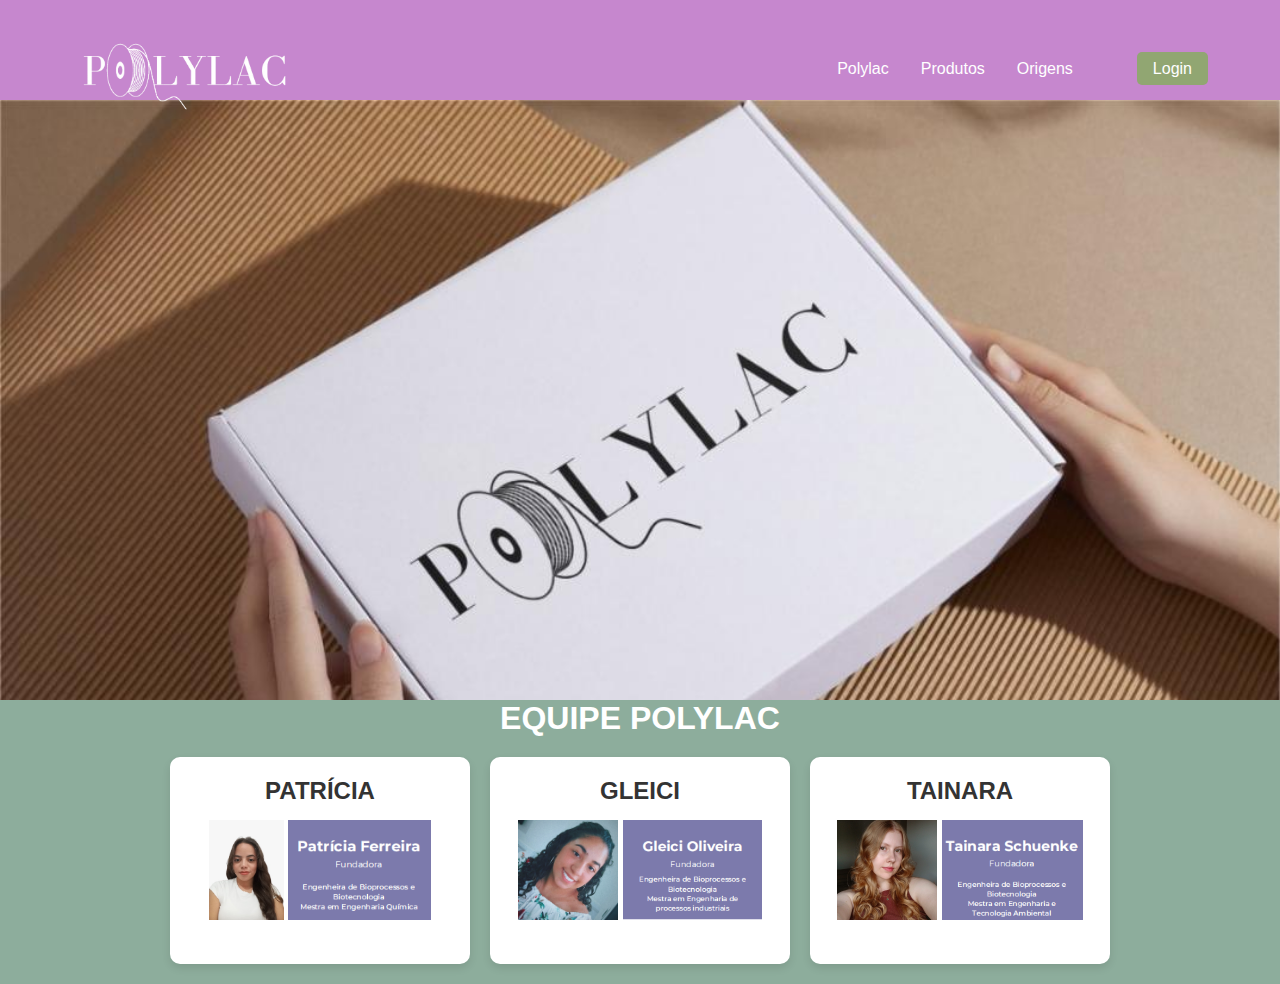
<file: Pati/index.html>
<!DOCTYPE html>
<html lang="pt-br">
<head>
    <meta charset="UTF-8">
    <meta name="viewport" content="width=device-width, initial-scale=1.0">
    <link rel="stylesheet" href="style.css">
    <title>POLYLAC</title>
</head>


<body>
    <header>
        <nav>
            <a href="#" class="logo"><img src="poly1.png" alt="Logo" srcset=""></a>
            
            <div class="menu-toggle">
                <span></span>
                <span></span>
                <span></span>
            </div>
            
            <ul class="nav-links">
                <li><a href="sobre.html ">Polylac</a></li>
                <li><a href="produto.html">Produtos</a></li>
                <li><a href="origens.html">Origens</a></li>
                <li><a href="login.html" class="login-btn">Login</a></li>
            </ul>
        </nav>
    </header>
<main>


</main>

<script>
    // Menu responsivo
    const menuToggle = document.querySelector('.menu-toggle');
    const navLinks = document.querySelector('.nav-links');

    menuToggle.addEventListener('click', () => {
        navLinks.classList.toggle('active');
        
        // Animação do menu hamburguer
        menuToggle.classList.toggle('active');
    });
</script>
    
</body>
<footer>
    <h1>EQUIPE POLYLAC</h1>
<div class="container">
        <div class="card">
            <h2>PATRÍCIA</h2>
            <img src="pati.jpg" alt="" srcset="">
            <img src="pati11.png" alt="" srcset="">
            <!--<button class="btn">Saiba mais</button> -->
        </div>
        <div class="card">
            <h2>GLEICI</h2>
            <img src="gleici.jpg" alt="" srcset="">
            <img src="gleici1.png" alt="" srcset="">
            <!--<button class="btn">Saiba mais</button> -->
        </div>
        <div class="card">
            <h2>TAINARA</h2>
            <img src="taina.jpg" alt="" srcset="">
            <img src="tainara1.png" alt="" srcset="">
            <!--<button class="btn">Saiba mais</button> -->
        </div>
    </div>

</footer>
</html>
</file>
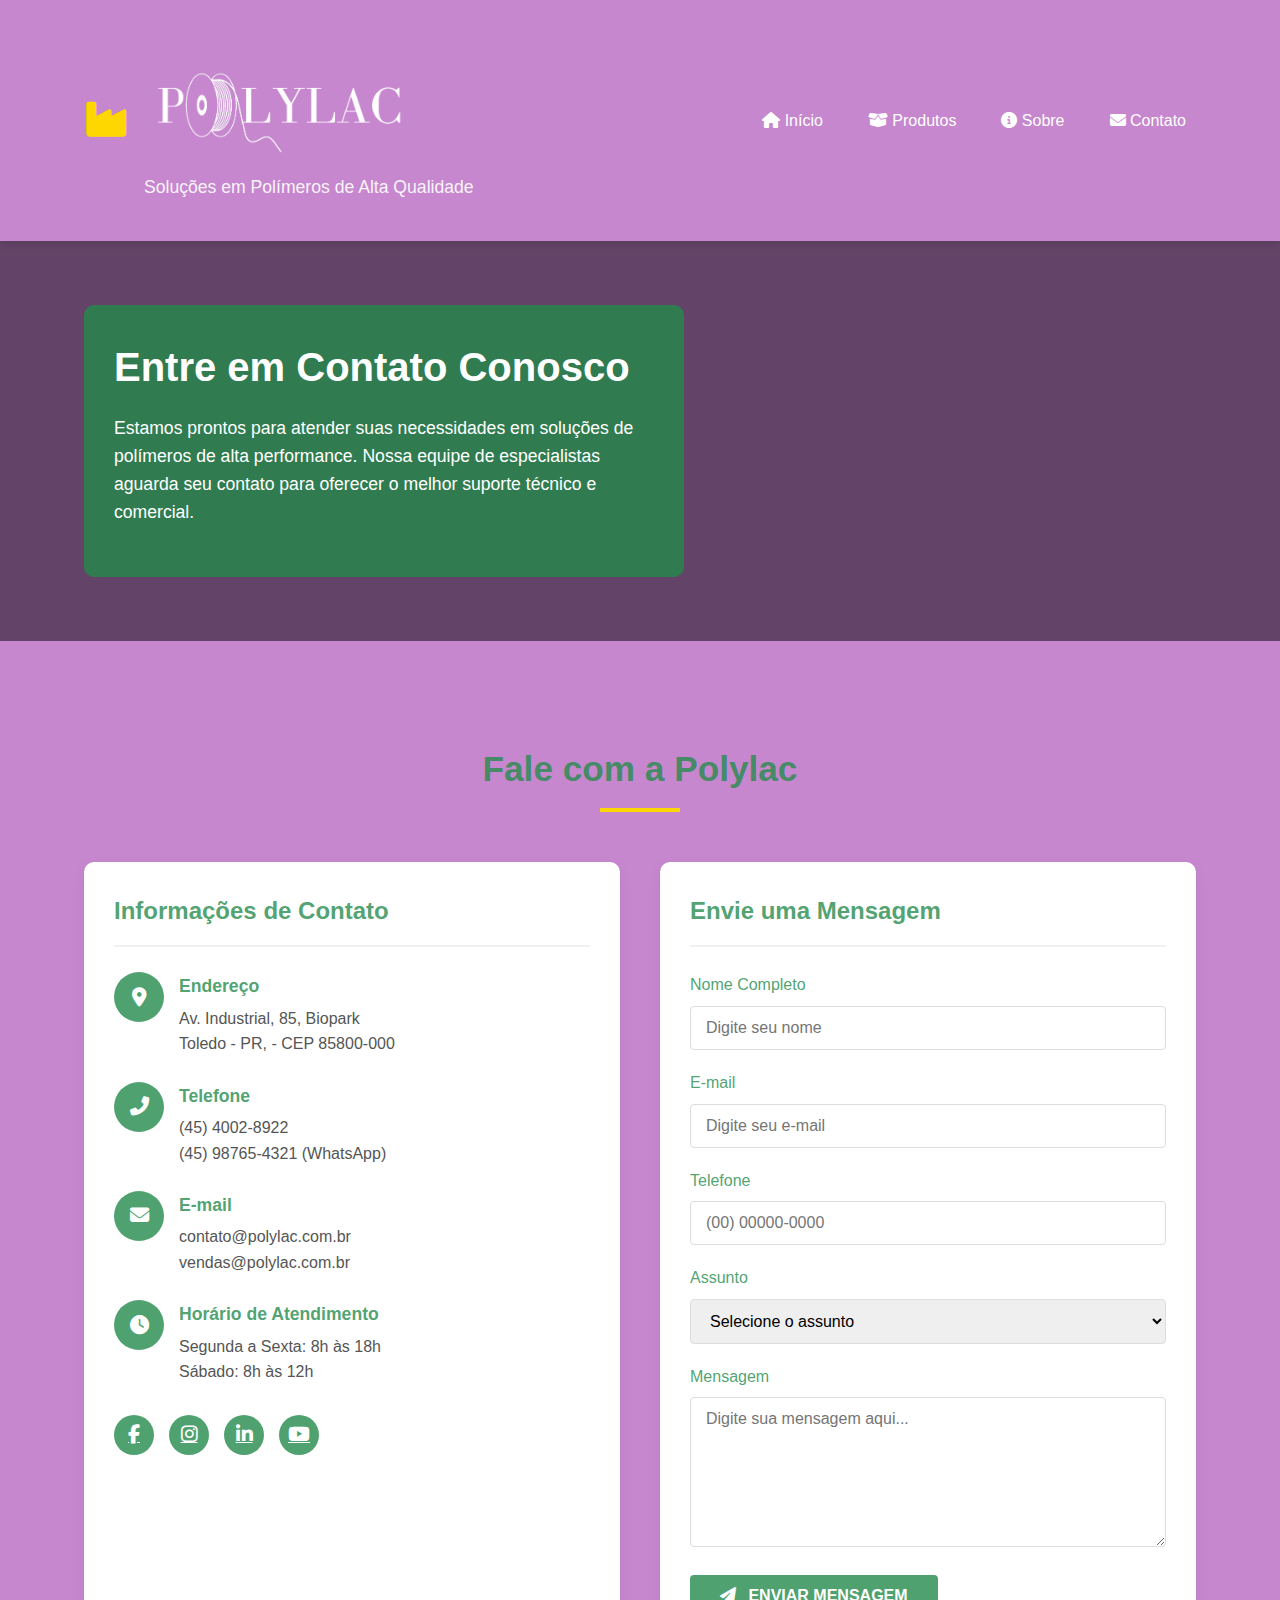
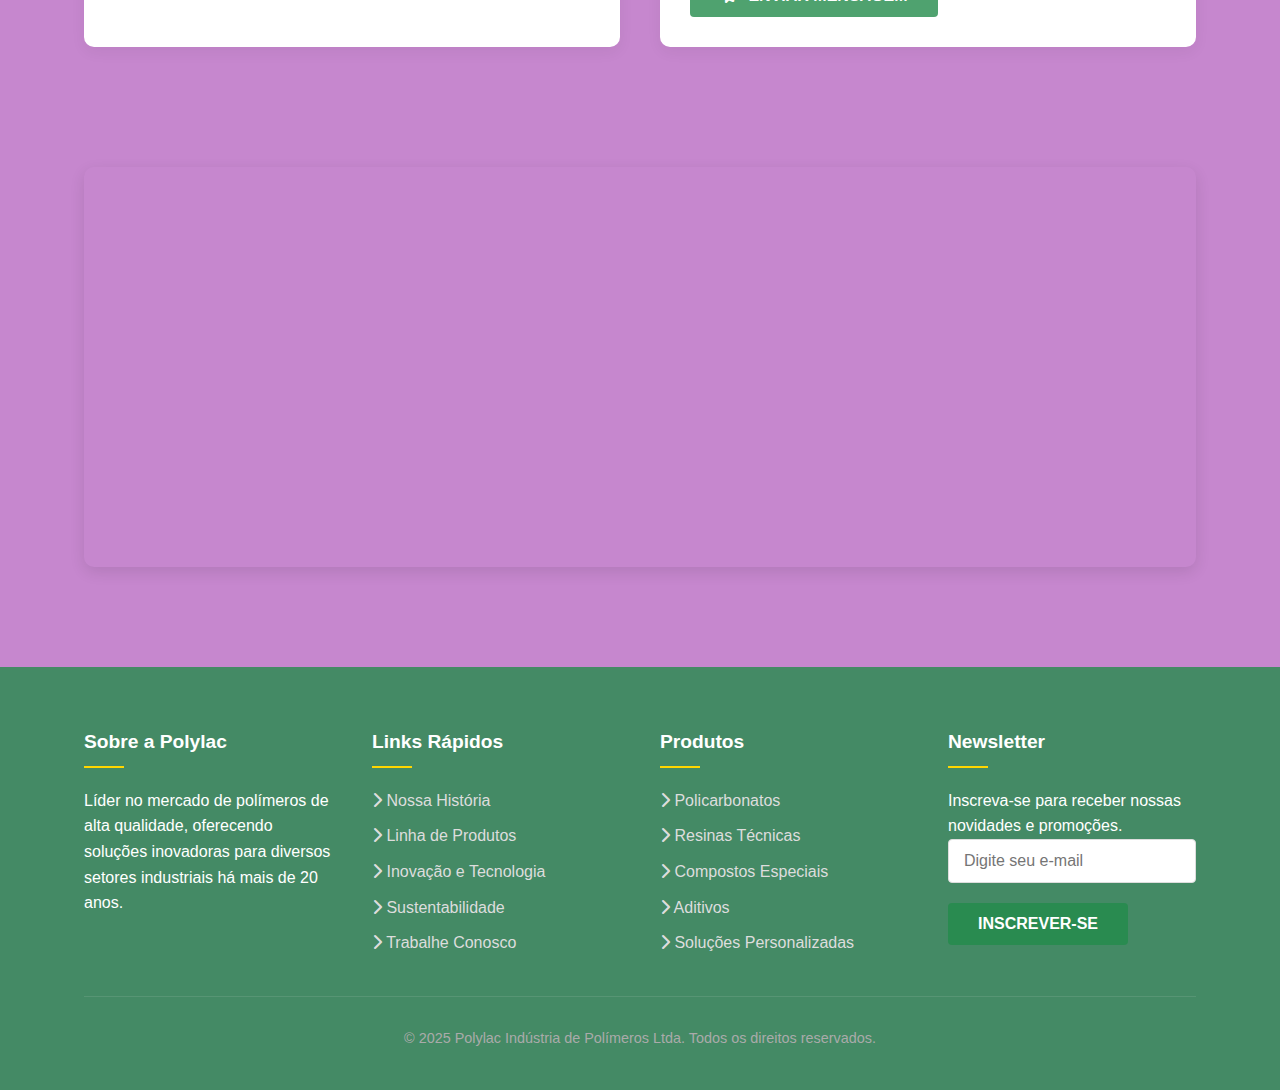
<file: Pati/contato.html>
<!DOCTYPE html>
<html lang="pt-BR">
<head>
    <meta charset="UTF-8">
    <meta name="viewport" content="width=device-width, initial-scale=1.0">
    <title>Contato - Polylac</title>
    <link rel="stylesheet" href="https://cdnjs.cloudflare.com/ajax/libs/font-awesome/6.4.0/css/all.min.css">
    <style>
        /* Reset e estilos gerais */
        * {
            margin: 0;
            padding: 0;
            box-sizing: border-box;
            font-family: 'Segoe UI', Tahoma, Geneva, Verdana, sans-serif;
        }
        
        body {
            background-color: #c687ce;
            
            color: #333;
            line-height: 1.6;
        }
        
        .container {
            width: 90%;
            max-width: 1200px;
            margin: 0 auto;
            padding: 20px;
        }
        
        /* Cabeçalho */
        header {
            background-color: #c687ce;
            color: white;
            padding: 20px 0;
            box-shadow: 0 2px 10px rgba(0,0,0,0.1);
        }
        
        .logo-container {
            display: flex;
            align-items: center;
            justify-content: space-between;
        }
        .logo-text img {
            height: 120px;
        }
        .logo {
            display: flex;
            align-items: center;

        }
        
        .logo-icon {
            font-size: 2.5rem;
            margin-right: 15px;
            color: #ffd700;
        }
        
        
        
        .tagline {
            font-size: 1.1rem;
            opacity: 0.9;
            margin-top: 5px;
        }
        
        nav ul {
            display: flex;
            list-style: none;
        }
        
        nav ul li {
            margin-left: 25px;
        }
        
        nav ul li a {
            color: white;
            text-decoration: none;
            font-weight: 500;
            transition: all 0.3s ease;
            padding: 5px 10px;
            border-radius: 4px;
        }
        
        nav ul li a:hover {
            background-color: rgba(255, 255, 255, 0.1);
        }
        
        /* Seção Hero */
        .hero {
            background: url('https://images.unsplash.com/photo-1581091226033-d5c48150dbaa?ixlib=rb-4.0.3&ixid=M3wxMjA3fDB8MHxwaG90by1wYWdlfHx8fGVufDB8fHx8fA%3D%3D&auto=format&fit=crop&w=1200&q=80') no-repeat center center/cover;
            height: 400px;
            display: flex;
            align-items: center;
            position: relative;
        }
        
        .hero::before {
            content: '';
            position: absolute;
            top: 0;
            left: 0;
            width: 100%;
            height: 100%;
            background: rgba(0, 0, 0, 0.5);
        }
        
        .hero-content {
            position: relative;
            color: white;
            max-width: 600px;
            padding: 30px;
            background: rgba(35, 139, 75, 0.8);
            border-radius: 10px;
        }
        
        .hero h1 {
            font-size: 2.5rem;
            margin-bottom: 15px;
        }
        
        .hero p {
            font-size: 1.1rem;
            margin-bottom: 20px;
        }
        
        /* Seção de Contato */
        .contact-section {
            padding: 80px 0;
        }
        
        .section-title {
            text-align: center;
            margin-bottom: 50px;
        }
        
        .section-title h2 {
            font-size: 2.2rem;
            color: rgba(35, 139, 75, 0.8);
            position: relative;
            display: inline-block;
            padding-bottom: 15px;
        }
        
        .section-title h2::after {
            content: '';
            position: absolute;
            bottom: 0;
            left: 50%;
            transform: translateX(-50%);
            width: 80px;
            height: 4px;
            background: #ffd700;
        }
        
        .contact-container {
            display: flex;
            flex-wrap: wrap;
            gap: 40px;
            justify-content: space-between;
        }
        
        .contact-info, .contact-form {
            flex: 1;
            min-width: 300px;
            background: white;
            padding: 30px;
            border-radius: 10px;
            box-shadow: 0 5px 15px rgba(0,0,0,0.05);
        }
        
        .contact-info h3, .contact-form h3 {
            color: rgba(35, 139, 75, 0.8);
            margin-bottom: 25px;
            font-size: 1.5rem;
            padding-bottom: 15px;
            border-bottom: 2px solid #f0f0f0;
        }
        
        .contact-item {
            display: flex;
            margin-bottom: 25px;
        }
        
        .contact-icon {
            width: 50px;
            height: 50px;
            background: rgba(35, 139, 75, 0.8);
            color: white;
            border-radius: 50%;
            display: flex;
            align-items: center;
            justify-content: center;
            font-size: 1.2rem;
            margin-right: 15px;
            flex-shrink: 0;
        }
        
        .contact-details h4 {
            font-size: 1.1rem;
            margin-bottom: 5px;
            color: rgba(35, 139, 75, 0.8);
        }
        
        .contact-details p, .contact-details a {
            color: #555;
            text-decoration: none;
            transition: all 0.3s ease;
        }
        
        .contact-details a:hover {
            color: #2a5a8c;
            text-decoration: underline;
        }
        
        .social-links {
            display: flex;
            gap: 15px;
            margin-top: 30px;
        }
        
        .social-links a {
            display: flex;
            align-items: center;
            justify-content: center;
            width: 40px;
            height: 40px;
            background: rgba(35, 139, 75, 0.8);
            color: white;
            border-radius: 50%;
            font-size: 1.2rem;
            transition: all 0.3s ease;
        }
        
        .social-links a:hover {
            background: #ffd700;
            transform: translateY(-3px);
        }
        
        .form-group {
            margin-bottom: 20px;
        }
        
        .form-group label {
            display: block;
            margin-bottom: 8px;
            font-weight: 500;
            color: rgba(35, 139, 75, 0.8);
        }
        
        .form-control {
            width: 100%;
            padding: 12px 15px;
            border: 1px solid #ddd;
            border-radius: 4px;
            font-size: 1rem;
            transition: all 0.3s ease;
        }
        
        .form-control:focus {
            border-color: rgba(35, 139, 75, 0.8);
            box-shadow: 0 0 0 3px rgba(42, 90, 140, 0.2);
            outline: none;
        }
        
        textarea.form-control {
            min-height: 150px;
            resize: vertical;
        }
        
        .btn {
            display: inline-block;
            background: rgba(35, 139, 75, 0.8);
            color: white;
            padding: 12px 30px;
            border: none;
            border-radius: 4px;
            cursor: pointer;
            font-size: 1rem;
            font-weight: 600;
            transition: all 0.3s ease;
            text-transform: uppercase;
        }
        
        .btn:hover {
            background: rgba(35, 139, 75, 0.8);
            transform: translateY(-2px);
            box-shadow: 0 5px 15px rgba(0,0,0,0.1);
        }
        
        .btn i {
            margin-right: 8px;
        }
        
        /* Mapa */
        .map-section {
            padding: 0 0 80px;
        }
        
        .map-container {
            height: 400px;
            border-radius: 10px;
            overflow: hidden;
            box-shadow: 0 5px 15px rgba(0,0,0,0.1);
        }
        
        .map-container iframe {
            width: 100%;
            height: 100%;
            border: none;
        }
        
        /* Rodapé */
        footer {
            background: rgba(35, 139, 75, 0.8);
            color: white;
            padding: 40px 0 20px;
        }
        
        .footer-content {
            display: flex;
            flex-wrap: wrap;
            justify-content: space-between;
            gap: 40px;
        }
        
        .footer-col {
            flex: 1;
            min-width: 200px;
        }
        
        .footer-col h4 {
            font-size: 1.2rem;
            margin-bottom: 20px;
            position: relative;
            padding-bottom: 10px;
        }
        
        .footer-col h4::after {
            content: '';
            position: absolute;
            bottom: 0;
            left: 0;
            width: 40px;
            height: 2px;
            background: #ffd700;
        }
        
        .footer-col ul {
            list-style: none;
        }
        
        .footer-col ul li {
            margin-bottom: 10px;
        }
        
        .footer-col ul li a {
            color: #ddd;
            text-decoration: none;
            transition: all 0.3s ease;
        }
        
        .footer-col ul li a:hover {
            color: #ffd700;
            padding-left: 5px;
        }
        
        .copyright {
            text-align: center;
            padding-top: 30px;
            margin-top: 30px;
            border-top: 1px solid rgba(255, 255, 255, 0.1);
            color: #aaa;
            font-size: 0.9rem;
        }
        
        /* Responsividade */
        @media (max-width: 768px) {
            .logo-container {
                flex-direction: column;
                text-align: center;
            }
            
            nav ul {
                margin-top: 20px;
                justify-content: center;
            }
            
            nav ul li {
                margin: 0 10px;
            }
            
            .hero-content {
                text-align: center;
            }
            
            .contact-container {
                flex-direction: column;
            }
            
            .footer-content {
                flex-direction: column;
            }
        }
    </style>
</head>
<body>
    <!-- Cabeçalho -->
    <header>
        <div class="container">
            <div class="logo-container">
                <div class="logo">
                    <div class="logo-icon">
                        <i class="fas fa-industry"></i>
                    </div>
                    <div>
                        <div class="logo-text"><img src="poly1.png" alt=""></div>
                        <div class="tagline">Soluções em Polímeros de Alta Qualidade</div>
                    </div>
                </div>
                <nav>
                    <ul>
                        <li><a href="index.html"><i class="fas fa-home"></i> Início</a></li>
                        <li><a href="produto.html"><i class="fas fa-box-open"></i> Produtos</a></li>
                        <li><a href="origens.html"><i class="fas fa-info-circle"></i> Sobre</a></li>
                        <li><a href="#"><i class="fas fa-envelope"></i> Contato</a></li>
                    </ul>
                </nav>
            </div>
        </div>
    </header>

    <!-- Hero Section -->
    <section class="hero">
        <div class="container">
            <div class="hero-content">
                <h1>Entre em Contato Conosco</h1>
                <p>Estamos prontos para atender suas necessidades em soluções de polímeros de alta performance. Nossa equipe de especialistas aguarda seu contato para oferecer o melhor suporte técnico e comercial.</p>
            </div>
        </div>
    </section>

    <!-- Seção de Contato -->
    <section class="contact-section">
        <div class="container">
            <div class="section-title">
                <h2>Fale com a Polylac</h2>
            </div>
            
            <div class="contact-container">
                <div class="contact-info">
                    <h3>Informações de Contato</h3>
                    
                    <div class="contact-item">
                        <div class="contact-icon">
                            <i class="fas fa-map-marker-alt"></i>
                        </div>
                        <div class="contact-details">
                            <h4>Endereço</h4>
                            <p>Av. Industrial, 85, Biopark<br>Toledo - PR, - CEP 85800-000</p>
                        </div>
                    </div>
                    
                    <div class="contact-item">
                        <div class="contact-icon">
                            <i class="fas fa-phone-alt"></i>
                        </div>
                        <div class="contact-details">
                            <h4>Telefone</h4>
                            <p><a href="tel:+551132045678">(45) 4002-8922</a></p>
                            <p><a href="tel:+5511987654321">(45) 98765-4321</a> (WhatsApp)</p>
                        </div>
                    </div>
                    
                    <div class="contact-item">
                        <div class="contact-icon">
                            <i class="fas fa-envelope"></i>
                        </div>
                        <div class="contact-details">
                            <h4>E-mail</h4>
                            <p><a href="mailto:contato@polylac.com.br">contato@polylac.com.br</a></p>
                            <p><a href="mailto:vendas@polylac.com.br">vendas@polylac.com.br</a></p>
                        </div>
                    </div>
                    
                    <div class="contact-item">
                        <div class="contact-icon">
                            <i class="fas fa-clock"></i>
                        </div>
                        <div class="contact-details">
                            <h4>Horário de Atendimento</h4>
                            <p>Segunda a Sexta: 8h às 18h</p>
                            <p>Sábado: 8h às 12h</p>
                        </div>
                    </div>
                    
                    <div class="social-links">
                        <a href="#"><i class="fab fa-facebook-f"></i></a>
                        <a href="#"><i class="fab fa-instagram"></i></a>
                        <a href="#"><i class="fab fa-linkedin-in"></i></a>
                        <a href="#"><i class="fab fa-youtube"></i></a>
                    </div>
                </div>
                
                <div class="contact-form">
                    <h3>Envie uma Mensagem</h3>
                    <form>
                        <div class="form-group">
                            <label for="name">Nome Completo</label>
                            <input type="text" id="name" class="form-control" placeholder="Digite seu nome" required>
                        </div>
                        
                        <div class="form-group">
                            <label for="email">E-mail</label>
                            <input type="email" id="email" class="form-control" placeholder="Digite seu e-mail" required>
                        </div>
                        
                        <div class="form-group">
                            <label for="phone">Telefone</label>
                            <input type="tel" id="phone" class="form-control" placeholder="(00) 00000-0000">
                        </div>
                        
                        <div class="form-group">
                            <label for="subject">Assunto</label>
                            <select id="subject" class="form-control" required>
                                <option value="" disabled selected>Selecione o assunto</option>
                                <option value="vendas">Informações de Produtos</option>
                                <option value="suporte">Suporte Técnico</option>
                                <option value="parcerias">Parcerias Comerciais</option>
                                <option value="reclamacoes">Reclamações</option>
                                <option value="outros">Outros Assuntos</option>
                            </select>
                        </div>
                        
                        <div class="form-group">
                            <label for="message">Mensagem</label>
                            <textarea id="message" class="form-control" placeholder="Digite sua mensagem aqui..." required></textarea>
                        </div>
                        
                        <button type="submit" class="btn"><i class="fas fa-paper-plane"></i> Enviar Mensagem</button>
                    </form>
                </div>
            </div>
        </div>
    </section>

    <!-- Mapa -->
    <section class="map-section">
        <div class="container">
            <div class="map-container">
                <iframe src="https://www.google.com/maps/embed?pb=!1m18!1m12!1m3!1d3657.097417742599!2d-46.65390548502202!3d-23.56516128468086!2m3!1f0!2f0!3f0!3m2!1i1024!2i768!4f13.1!3m3!1m2!1s0x94ce59c8da0aa315%3A0xd59f9431f2c9776a!2sAv.%20Paulista%2C%20S%C3%A3o%20Paulo%20-%20SP!5e0!3m2!1spt-BR!2sbr!4v1652475928791!5m2!1spt-BR!2sbr" allowfullscreen="" loading="lazy"></iframe>
            </div>
        </div>
    </section>

    <!-- Rodapé -->
    <footer>
        <div class="container">
            <div class="footer-content">
                <div class="footer-col">
                    <h4>Sobre a Polylac</h4>
                    <p>Líder no mercado de polímeros de alta qualidade, oferecendo soluções inovadoras para diversos setores industriais há mais de 20 anos.</p>
                </div>
                
                <div class="footer-col">
                    <h4>Links Rápidos</h4>
                    <ul>
                        <li><a href="#"><i class="fas fa-chevron-right"></i> Nossa História</a></li>
                        <li><a href="#"><i class="fas fa-chevron-right"></i> Linha de Produtos</a></li>
                        <li><a href="#"><i class="fas fa-chevron-right"></i> Inovação e Tecnologia</a></li>
                        <li><a href="#"><i class="fas fa-chevron-right"></i> Sustentabilidade</a></li>
                        <li><a href="#"><i class="fas fa-chevron-right"></i> Trabalhe Conosco</a></li>
                    </ul>
                </div>
                
                <div class="footer-col">
                    <h4>Produtos</h4>
                    <ul>
                        <li><a href="#"><i class="fas fa-chevron-right"></i> Policarbonatos</a></li>
                        <li><a href="#"><i class="fas fa-chevron-right"></i> Resinas Técnicas</a></li>
                        <li><a href="#"><i class="fas fa-chevron-right"></i> Compostos Especiais</a></li>
                        <li><a href="#"><i class="fas fa-chevron-right"></i> Aditivos</a></li>
                        <li><a href="#"><i class="fas fa-chevron-right"></i> Soluções Personalizadas</a></li>
                    </ul>
                </div>
                
                <div class="footer-col">
                    <h4>Newsletter</h4>
                    <p>Inscreva-se para receber nossas novidades e promoções.</p>
                    <form>
                        <div class="form-group">
                            <input type="email" class="form-control" placeholder="Digite seu e-mail" required>
                        </div>
                        <button type="submit" class="btn">Inscrever-se</button>
                    </form>
                </div>
            </div>
            
            <div class="copyright">
                &copy; 2025 Polylac Indústria de Polímeros Ltda. Todos os direitos reservados.
            </div>
        </div>
    </footer>
</body>
</html>
</file>
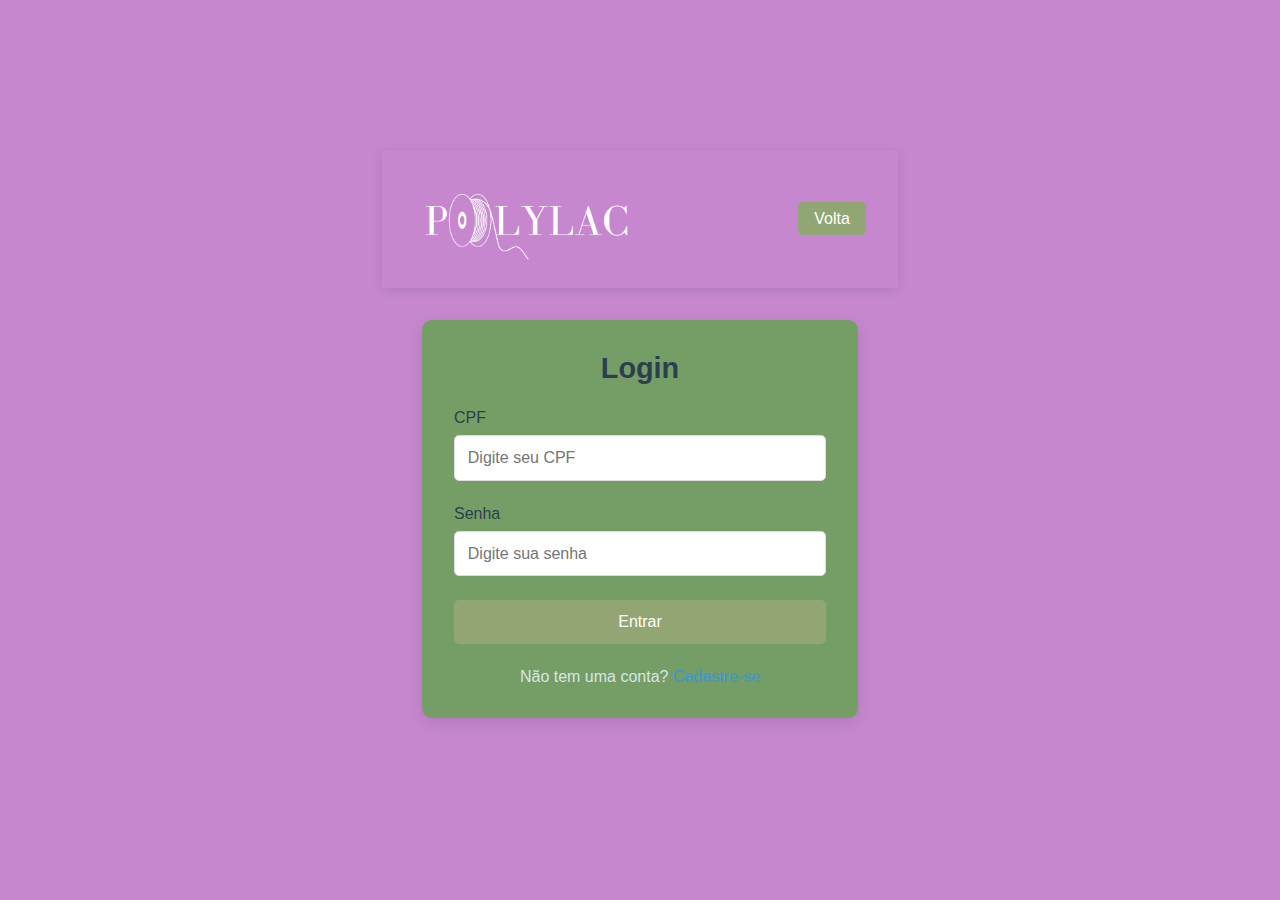
<file: Pati/login.html>
<!DOCTYPE html>
<html lang="pt-br">
<head>
    <meta charset="UTF-8">
    <meta name="viewport" content="width=device-width, initial-scale=1.0">
    <title>Login e Cadastro</title>
   
<style>
    * {
        margin: 0;
        padding: 0;
        box-sizing: border-box;
        font-family: 'Arial', sans-serif;
    }

    body {
        background-color: #c687ce;
        display: flex;
        flex-direction: column;
        justify-content: center;
        align-items: center;
        min-height: 100vh;
    }
        
header {
    background-color: #c687ce;
    box-shadow: 0 2px 10px rgba(0, 0, 0, 0.1);
}

nav {
    display: flex;
    justify-content: space-between;
    align-items: center;
    padding: 1rem 2rem;
    max-width: 1200px;
    margin: 0 auto;
}

.logo {
    color: white;
    font-size: 1.5rem;
    font-weight: bold;
    text-decoration: none;
    
}
img{
    height: 100px;
    
}

.nav-links {
    display: flex;
    list-style: none;
}

.nav-links li {
    margin-left: 2rem;
}

.nav-links a {
    color: white;
    text-decoration: none;
    font-size: 1rem;
    font-weight: 500;
    transition: color 0.3s ease;
    padding: 0.5 rem 0.5;
    position: relative;
}

.nav-links a:hover {
    color: #3498db;
}

.nav-links a::after {
    content: '';
    position: absolute;
    bottom: 0;
    left: 0;
    width: 0;
    height: 2px;
    background-color: #3498db;
    transition: width 0.3s ease;
}

.nav-links a:hover::after {
    width: 100%;
}

.login-btn {
    background-color: #91A672;
    color: white;
    padding: 0.5rem 1rem;
    border-radius: 5px;
    margin-left: 2rem;
    transition: background-color 0.3s ease;
}

.login-btn:hover {
    background-color: #2980b9;
    color: white;
}

.login-btn::after {
    display: none;
}

/* Menu responsivo */
.menu-toggle {
    display: none;
    flex-direction: column;
    cursor: pointer;
}

.menu-toggle span {
    height: 3px;
    width: 25px;
    background-color: white;
    margin: 3px 0;
    transition: all 0.3s ease;
}

@media (max-width: 768px) {
    .nav-links {
        position: fixed;
        top: 70px;
        left: -100%;
        width: 100%;
        height: calc(100vh - 70px);
        background-color: #2c3e50;
        flex-direction: column;
        align-items: center;
        padding: 2rem 0;
        transition: left 0.3s ease;
    }

    .nav-links.active {
        left: 0;
    }

    .nav-links li {
        margin: 1rem 0;
    }

    .menu-toggle {
        display: flex;
    }

    .login-btn {
        margin-left: 0;
    }
}



.container {
            width: 100%;
            max-width: 500px;
            padding: 2rem;
        }

        .card {
            background-color: #749e65;
            border-radius: 10px;
            box-shadow: 0 5px 15px rgba(0, 0, 0, 0.1);
            padding: 2rem;
        }

        h1 {
            color: #2c3e50;
            text-align: center;
            margin-bottom: 1.5rem;
            font-size: 1.8rem;
        }

        .form-group {
            margin-bottom: 1.5rem;
        }

        label {
            display: block;
            margin-bottom: 0.5rem;
            color: #2c3e50;
            font-weight: 500;
        }

        input {
            width: 100%;
            padding: 0.8rem;
            border: 1px solid #ddd;
            border-radius: 5px;
            font-size: 1rem;
            transition: border-color 0.3s ease;
        }

        input:focus {
            border-color: #3498db;
            outline: none;
        }

        .btn {
            width: 100%;
            padding: 0.8rem;
            background-color: #91A672;
            color: white;
            border: none;
            border-radius: 5px;
            font-size: 1rem;
            font-weight: 500;
            cursor: pointer;
            transition: background-color 0.3s ease;
        }

        .btn:hover {
            background-color: #726E8F;
        }

        .link {
            text-align: center;
            margin-top: 1.5rem;
            color: #d9e5e6;
        }

        .link a {
            color: #3498db;
            text-decoration: none;
            font-weight: 500;
        }

        .link a:hover {
            text-decoration: underline;
        }

        /* Página de cadastro (inicialmente escondida) */
        #cadastroPage {
            display: none;
        }

        /* Validação */
        .error {
            color: #e74c3c;
            font-size: 0.8rem;
            margin-top: 0.3rem;
            display: none;
        }

        input.invalid {
            border-color: #e74c3c;
        }
    </style>
</head>
<header>
    <nav>
        <a href="#" class="logo"><img src="poly1.png" alt="Logo" srcset=""></a>
        
        <div class="menu-toggle">
            <span></span>
            <span></span>
            <span></span>
        </div>
        
        <ul class="nav-links">
            <li><a href="sobre.html "></a></li>
            <li><a href="produto.html"></a></li>
            <li><a href="origens.html"></a></li>
            <li><a href="index.html" class="login-btn">Volta</a></li>
        </ul>
    </nav>
</header>
<body>  
    <div class="container">
        <!-- Página de Login -->
        <div id="loginPage" class="card">
            <h1>Login</h1>
            <form id="loginForm">
                <div class="form-group">
                    <label for="loginCpf">CPF</label>
                    <input type="text" id="loginCpf" placeholder="Digite seu CPF" required>
                    <div class="error" id="loginCpfError">CPF inválido</div>
                </div>
                <div class="form-group">
                    <label for="loginSenha">Senha</label>
                    <input type="password" id="loginSenha" placeholder="Digite sua senha" required>
                    <div class="error" id="loginSenhaError">Senha incorreta</div>
                </div>
                <button type="submit" class="btn">Entrar</button>
            </form>
            <div class="link">
                Não tem uma conta? <a href="#" id="showCadastro">Cadastre-se</a>
            </div>
        </div>

        <!-- Página de Cadastro -->
        <div id="cadastroPage" class="card">
            <h1>Cadastro</h1>
            <form id="cadastroForm">
                <div class="form-group">
                    <label for="nome">Nome Completo</label>
                    <input type="text" id="nome" placeholder="Digite seu nome completo" required>
                </div>
                <div class="form-group">
                    <label for="cpf">CPF</label>
                    <input type="text" id="cpf" placeholder="Digite seu CPF" required>
                    <div class="error" id="cpfError">CPF inválido</div>
                </div>
                <div class="form-group">
                    <label for="endereco">Endereço</label>
                    <input type="text" id="endereco" placeholder="Digite seu endereço" required>
                </div>
                <div class="form-group">
                    <label for="cidade">Cidade</label>
                    <input type="text" id="cidade" placeholder="Digite sua cidade" required>
                </div>
                <div class="form-group">
                    <label for="senha">Senha</label>
                    <input type="password" id="senha" placeholder="Crie uma senha" required>
                </div>
                <div class="form-group">
                    <label for="confirmarSenha">Confirmar Senha</label>
                    <input type="password" id="confirmarSenha" placeholder="Confirme sua senha" required>
                    <div class="error" id="senhaError">As senhas não coincidem</div>
                </div>
                <button type="submit" class="btn">Cadastrar</button>
            </form>
            <div class="link">
                Já tem uma conta? <a href="#" id="showLogin">Faça login</a>
            </div>
        </div>
    </div>

    <script>
       
        // Menu responsivo
        const menuToggle = document.querySelector('.menu-toggle');
        const navLinks = document.querySelector('.nav-links');

        menuToggle.addEventListener('click', () => {
            navLinks.classList.toggle('active');
            
            // Animação do menu hamburguer
            menuToggle.classList.toggle('active');
        });

        // Alternar entre login e cadastro
        document.getElementById('showCadastro').addEventListener('click', function(e) {
            e.preventDefault();
            document.getElementById('loginPage').style.display = 'none';
            document.getElementById('cadastroPage').style.display = 'block';
        });

        document.getElementById('showLogin').addEventListener('click', function(e) {
            e.preventDefault();
            document.getElementById('cadastroPage').style.display = 'none';
            document.getElementById('loginPage').style.display = 'block';
        });

        // Validação de CPF (simplificada)
        function validarCPF(cpf) {
            cpf = cpf.replace(/[^\d]+/g,'');
            if(cpf == '') return false;
            
            // Elimina CPFs invalidos conhecidos
            if (cpf.length != 11 || 
                cpf == "00000000000" || 
                cpf == "11111111111" || 
                cpf == "22222222222" || 
                cpf == "33333333333" || 
                cpf == "44444444444" || 
                cpf == "55555555555" || 
                cpf == "66666666666" || 
                cpf == "77777777777" || 
                cpf == "88888888888" || 
                cpf == "99999999999")
                return false;
                
            // Valida 1o digito
            let add = 0;
            for (let i=0; i < 9; i ++)
                add += parseInt(cpf.charAt(i)) * (10 - i);
            let rev = 11 - (add % 11);
            if (rev == 10 || rev == 11)
                rev = 0;
            if (rev != parseInt(cpf.charAt(9)))
                return false;
                
            // Valida 2o digito
            add = 0;
            for (let i = 0; i < 10; i ++)
                add += parseInt(cpf.charAt(i)) * (11 - i);
            rev = 11 - (add % 11);
            if (rev == 10 || rev == 11)
                rev = 0;
            if (rev != parseInt(cpf.charAt(10)))
                return false;
                
            return true;
        }

        // Máscara para CPF
        function mascaraCPF(campo) {
            let cpf = campo.value.replace(/\D/g, '');
            cpf = cpf.replace(/(\d{3})(\d)/, '$1.$2');
            cpf = cpf.replace(/(\d{3})(\d)/, '$1.$2');
            cpf = cpf.replace(/(\d{3})(\d{1,2})$/, '$1-$2');
            campo.value = cpf;
        }

        // Aplicar máscara de CPF
        document.getElementById('cpf').addEventListener('input', function() {
            mascaraCPF(this);
        });

        document.getElementById('loginCpf').addEventListener('input', function() {
            mascaraCPF(this);
        });

        // Validação do formulário de cadastro
        document.getElementById('cadastroForm').addEventListener('submit', function(e) {
            e.preventDefault();
            
            let cpf = document.getElementById('cpf').value;
            let senha = document.getElementById('senha').value;
            let confirmarSenha = document.getElementById('confirmarSenha').value;
            let isValid = true;
            
            // Validar CPF
            if (!validarCPF(cpf)) {
                document.getElementById('cpfError').style.display = 'block';
                document.getElementById('cpf').classList.add('invalid');
                isValid = false;
            } else {
                document.getElementById('cpfError').style.display = 'none';
                document.getElementById('cpf').classList.remove('invalid');
            }
            
            // Validar senha
            if (senha !== confirmarSenha) {
                document.getElementById('senhaError').style.display = 'block';
                document.getElementById('confirmarSenha').classList.add('invalid');
                isValid = false;
            } else {
                document.getElementById('senhaError').style.display = 'none';
                document.getElementById('confirmarSenha').classList.remove('invalid');
            }
            
            if (isValid) {
                alert('Cadastro realizado com sucesso!');
                // Aqui você pode enviar os dados para o servidor
                // e redirecionar para a página de login
                document.getElementById('cadastroPage').style.display = 'none';
                document.getElementById('loginPage').style.display = 'block';
                document.getElementById('cadastroForm').reset();
            }
        });

        // Validação do formulário de login (simulada)
        document.getElementById('loginForm').addEventListener('submit', function(e) {
            e.preventDefault();
            
            let cpf = document.getElementById('loginCpf').value;
            let senha = document.getElementById('loginSenha').value;
            
            // Simulação de validação
            if (!validarCPF(cpf)) {
                document.getElementById('loginCpfError').style.display = 'block';
                document.getElementById('loginCpf').classList.add('invalid');
            } else if (senha.length < 6) {
                document.getElementById('loginSenhaError').style.display = 'block';
                document.getElementById('loginSenha').classList.add('invalid');
            } else {
                alert('Login realizado com sucesso!');
                // Aqui você pode redirecionar para a página principal
                // window.location.href = 'pagina-principal.html';
            }
        });

        // Limpar erros ao digitar
        document.querySelectorAll('input').forEach(input => {
            input.addEventListener('input', function() {
                if (this.classList.contains('invalid')) {
                    this.classList.remove('invalid');
                    const errorId = this.id + 'Error';
                    if (document.getElementById(errorId)) {
                        document.getElementById(errorId).style.display = 'none';
                    }
                }
            });
        });
    </script>
</body>
</html>
</file>
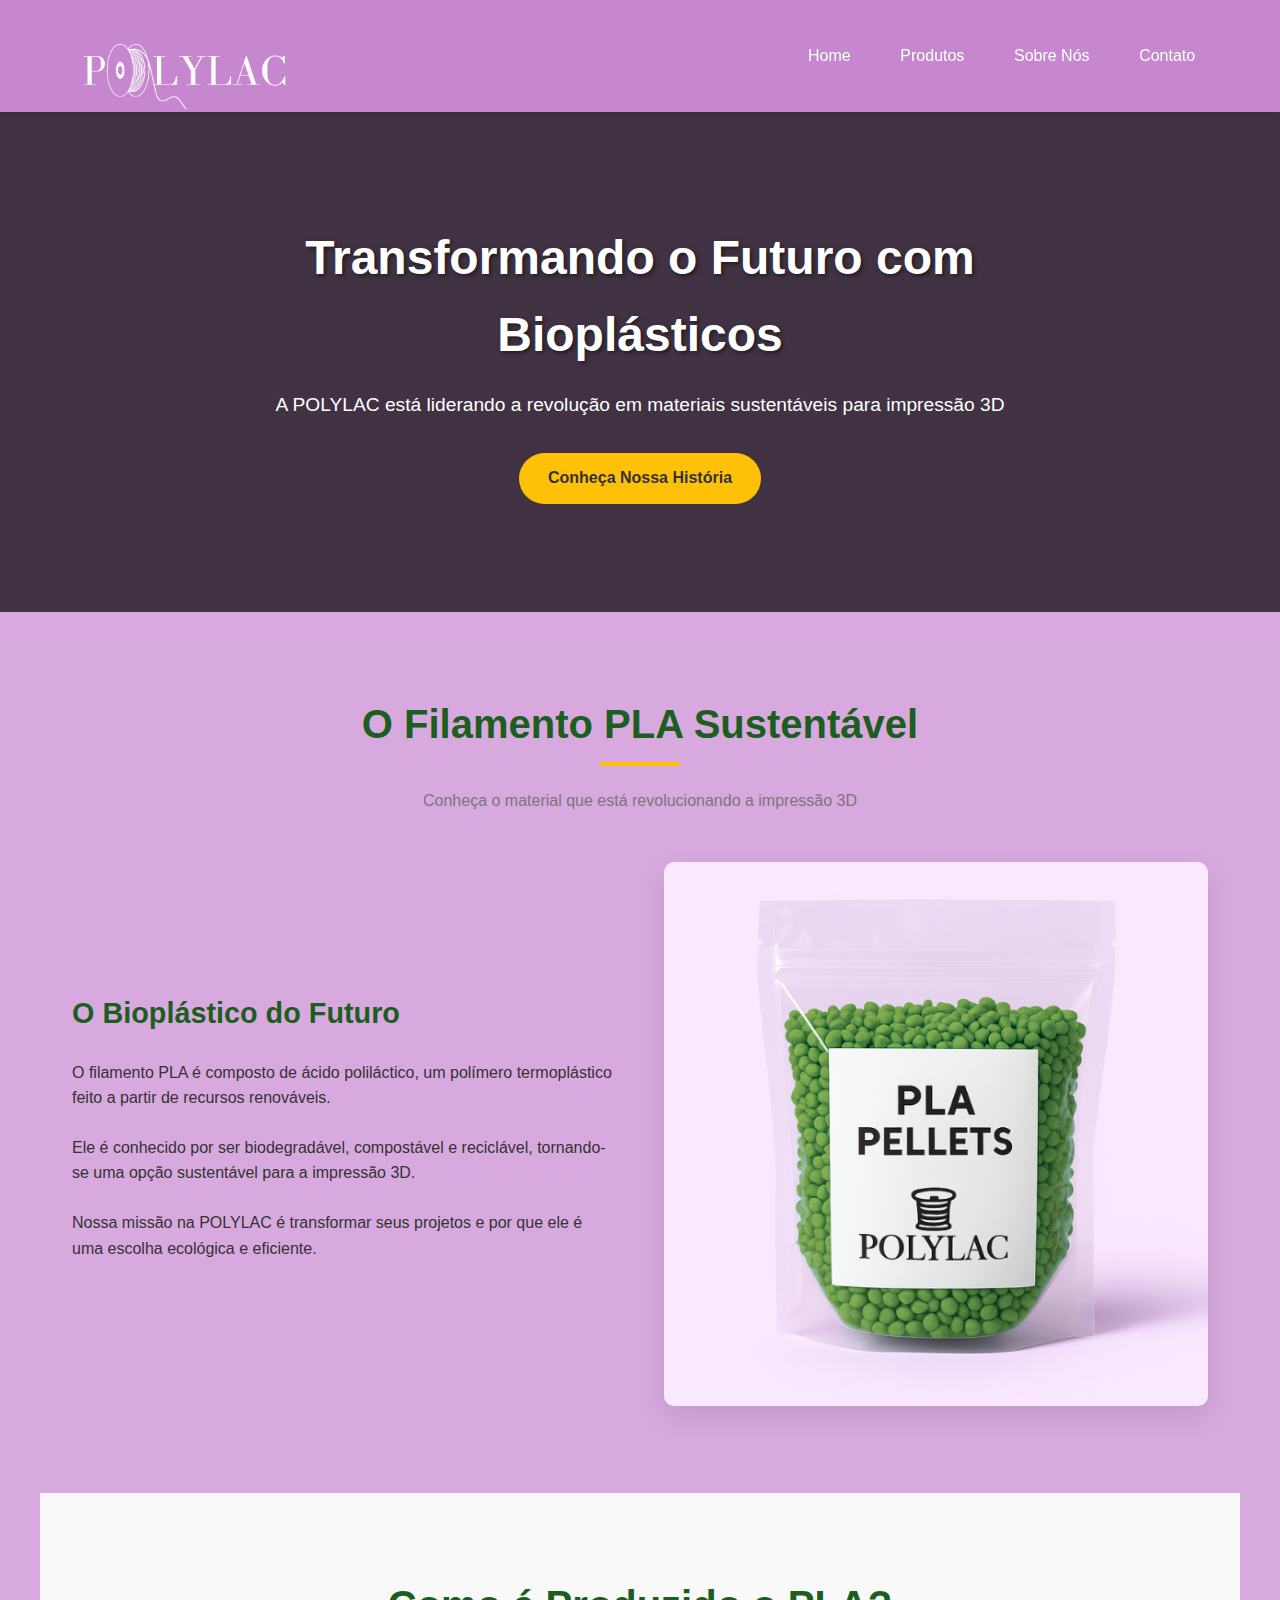
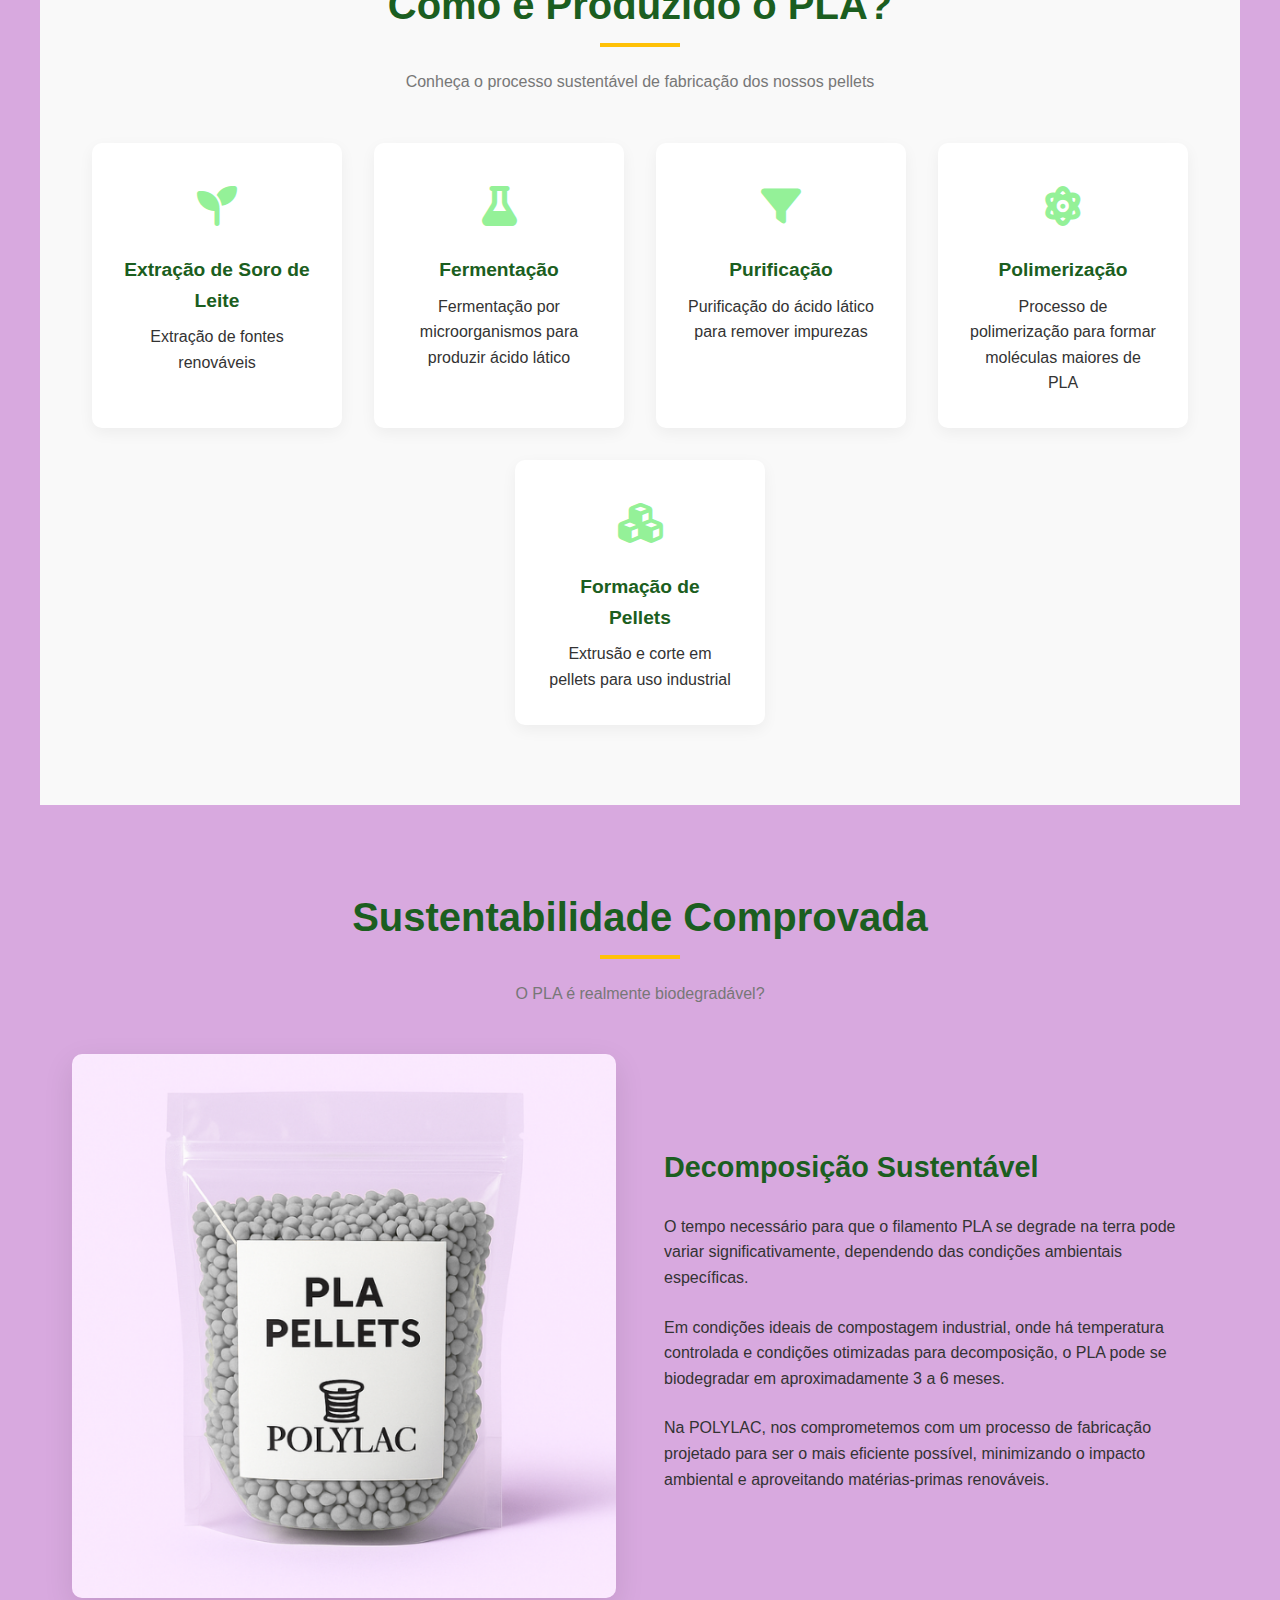
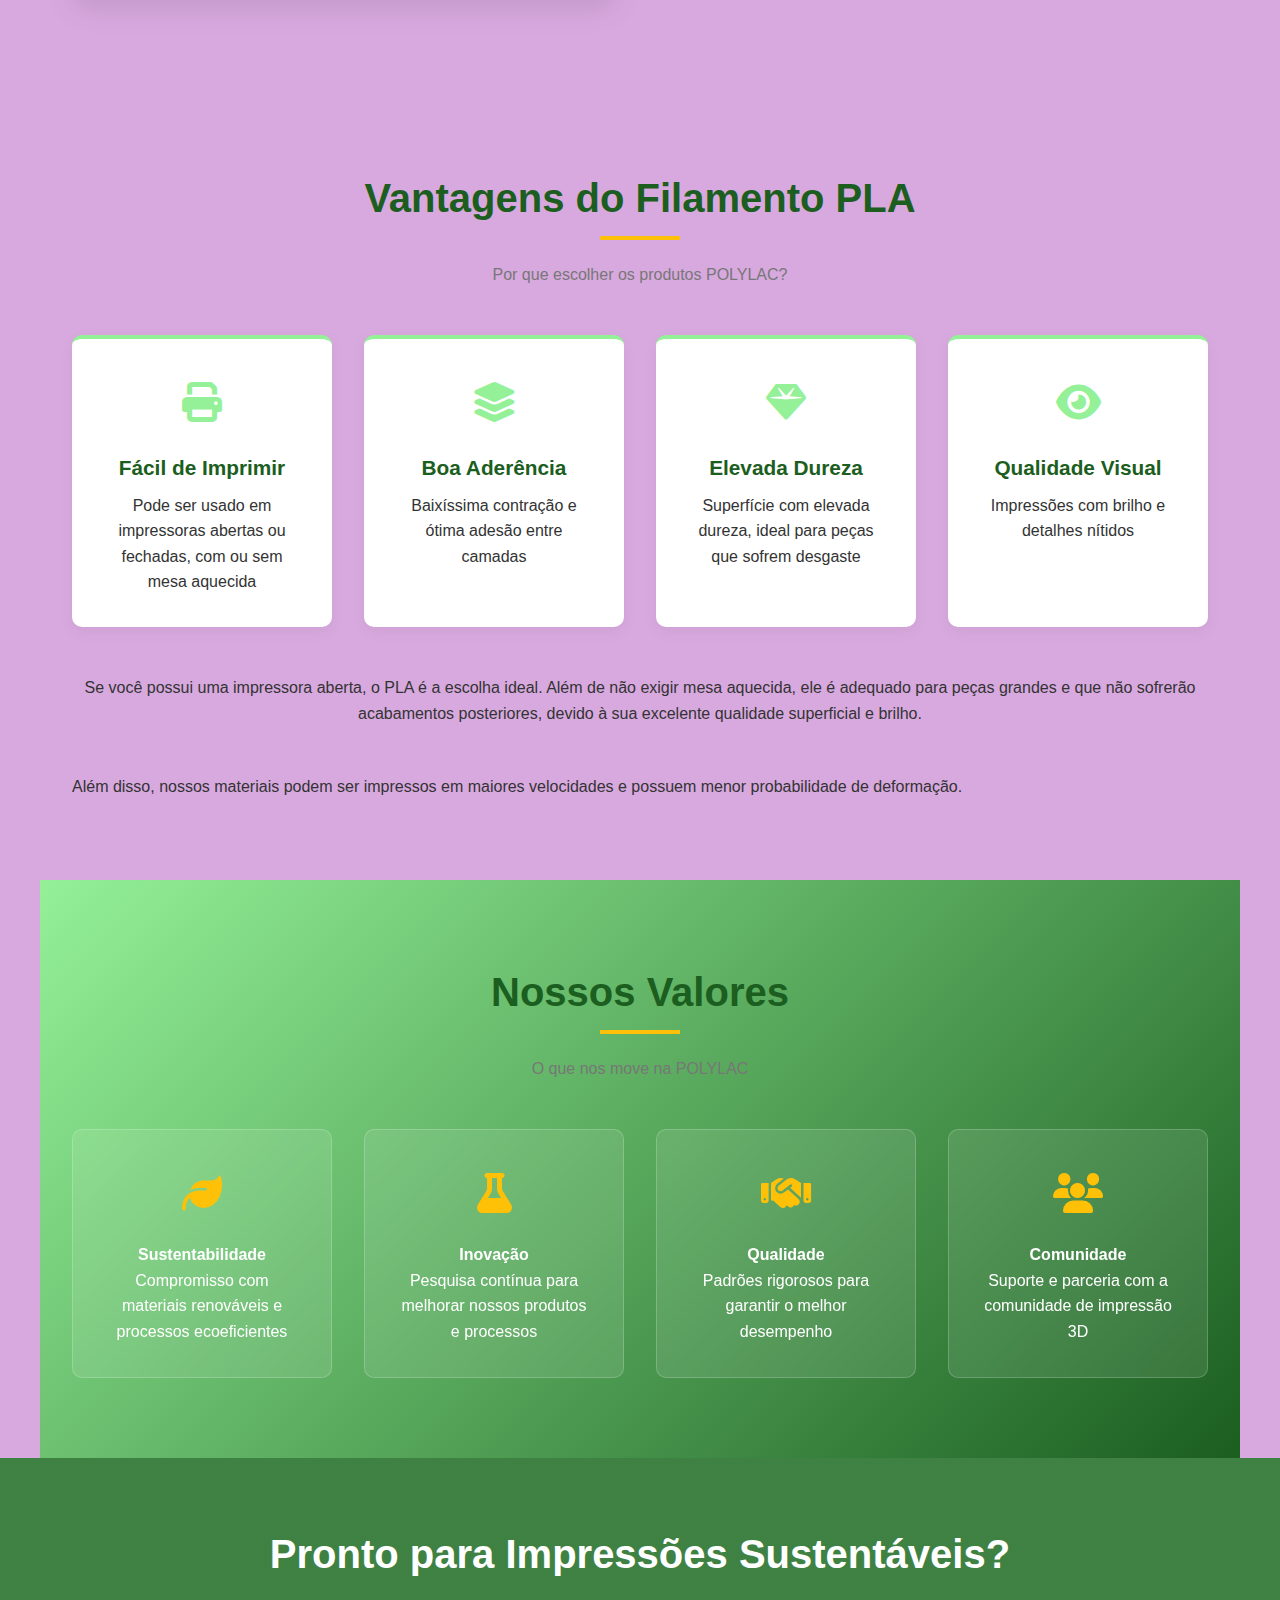
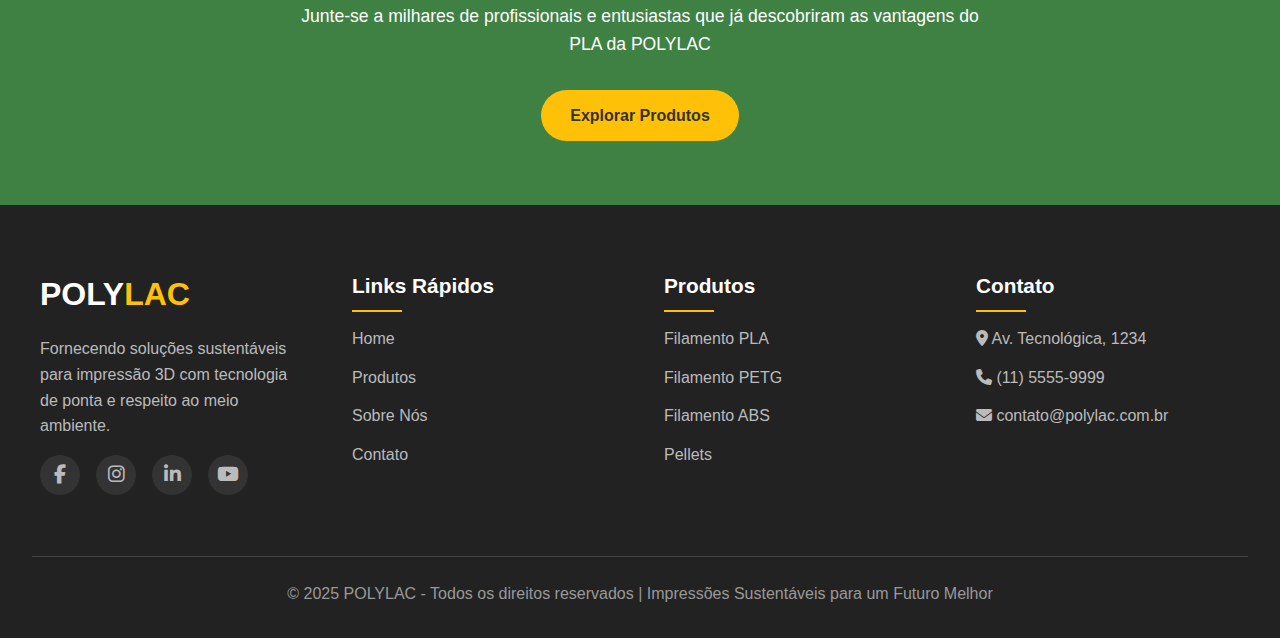
<file: Pati/origens.html>
<!DOCTYPE html>
<html lang="pt-BR">
<head>
    <meta charset="UTF-8">
    <meta name="viewport" content="width=device-width, initial-scale=1.0">
    <title>Sobre Nós - POLYLAC | Filamentos PLA Sustentáveis</title>
    <link rel="stylesheet" href="https://cdnjs.cloudflare.com/ajax/libs/font-awesome/6.4.0/css/all.min.css">
    <style>
        :root {
            --primary: #94f198;
            --primary-dark: #1b5e20;
            --secondary: #ffc107;
            --light: #f9f9f9;
            --dark: #333;
            --gray: #777;
            --transition: all 0.3s ease;
        }
        
        * {
            margin: 0;
            padding: 0;
            box-sizing: border-box;
            font-family: 'Segoe UI', Tahoma, Geneva, Verdana, sans-serif;
        }
        
        body {
            background-color: #d8a9df;
            color: #333;
            line-height: 1.6;
        }
        
        /* Header */
        header {
            background: #c687ce;
            color: white;
            padding: 1rem 0;
            box-shadow: 0 4px 12px rgba(0,0,0,0.1);
            position: sticky;
            top: 0;
            z-index: 100;
        }
        
        .header-container {
            max-width: 1200px;
            margin: 0 auto;
            padding: 0 2rem;
            display: flex;
            justify-content: space-between;
            align-items: center;
        }
        
        .logo {
            height: 80px;
        }
        
        .logo img {
            height: 100px;
        }
        
        nav ul {
            display: flex;
            list-style: none;
        }
        
        nav ul li {
            margin-left: 1.5rem;
        }
        
        nav ul li a {
            text-decoration: none;
            color: white;
            font-weight: 500;
            transition: var(--transition);
            padding: 0.5rem 0.8rem;
            border-radius: 4px;
        }
        
        nav ul li a:hover {
            background-color: rgba(255,255,255,0.1);
        }
        
        /* Hero Section */
        .hero {
            background: linear-gradient(rgba(0,0,0,0.7), rgba(0,0,0,0.7)), url('https://images.unsplash.com/photo-1620343804949-7b1e8d5d9e6c?ixlib=rb-4.0.3&ixid=M3wxMjA3fDB8MHxwaG90by1wYWdlfHx8fGVufDB8fHx8fA%3D%3D&auto=format&fit=crop&w=1200&q=80');
            background-size: cover;
            background-position: center;
            height: 500px;
            display: flex;
            align-items: center;
            justify-content: center;
            text-align: center;
            color: white;
            padding: 0 1rem;
        }
        
        .hero-content {
            max-width: 800px;
        }
        
        .hero h1 {
            font-size: 3rem;
            margin-bottom: 1rem;
            text-shadow: 2px 2px 4px rgba(0,0,0,0.5);
        }
        
        .hero p {
            font-size: 1.2rem;
            margin-bottom: 2rem;
        }
        
        .btn {
            display: inline-block;
            background-color: var(--secondary);
            color: var(--dark);
            padding: 0.8rem 1.8rem;
            border-radius: 30px;
            text-decoration: none;
            font-weight: 600;
            transition: var(--transition);
            border: none;
            cursor: pointer;
            font-size: 1rem;
        }
        
        .btn:hover {
            background-color: #ffca28;
            transform: translateY(-3px);
            box-shadow: 0 5px 15px rgba(0,0,0,0.2);
        }
        
        /* About Sections */
        .section {
            padding: 5rem 2rem;
            max-width: 1200px;
            margin: 0 auto;
        }
        
        .section-title {
            text-align: center;
            margin-bottom: 3rem;
            color: var(--primary-dark);
        }
        
        .section-title h2 {
            font-size: 2.5rem;
            color: var(--primary-dark);
            margin-bottom: 1rem;
            position: relative;
            display: inline-block;
        }
        
        .section-title h2::after {
            content: '';
            position: absolute;
            bottom: -10px;
            left: 50%;
            transform: translateX(-50%);
            width: 80px;
            height: 4px;
            background-color: var(--secondary);
        }
        
        .section-title p {
            color: var(--gray);
            max-width: 700px;
            margin: 1rem auto 0;
        }
        
        .content {
            display: flex;
            flex-wrap: wrap;
            align-items: center;
            gap: 3rem;
        }
        
        .text-content {
            flex: 1;
            min-width: 300px;
        }
        
        .image-content {
            flex: 1;
            min-width: 300px;
            text-align: center;
        }
        
        .image-content img {
            max-width: 100%;
            border-radius: 10px;
            box-shadow: 0 10px 30px rgba(0,0,0,0.1);
        }
        
        .text-content h3 {
            font-size: 1.8rem;
            margin-bottom: 1.5rem;
            color: var(--primary-dark);
        }
        
        .text-content p {
            margin-bottom: 1.5rem;
        }
        
        /* Process Section */
        .process-section {
            background-color: var(--light);
        }
        
        .process-steps {
            display: flex;
            flex-wrap: wrap;
            justify-content: center;
            gap: 2rem;
            margin-top: 3rem;
        }
        
        .process-card {
            background: white;
            border-radius: 10px;
            padding: 2rem;
            box-shadow: 0 5px 15px rgba(0,0,0,0.05);
            width: 250px;
            text-align: center;
            transition: var(--transition);
        }
        
        .process-card:hover {
            transform: translateY(-10px);
            box-shadow: 0 15px 30px rgba(0,0,0,0.1);
        }
        
        .process-icon {
            font-size: 2.5rem;
            color: var(--primary);
            margin-bottom: 1rem;
        }
        
        .process-card h4 {
            font-size: 1.2rem;
            margin-bottom: 0.5rem;
            color: var(--primary-dark);
        }
        
        /* Advantages Section */
        .advantages-grid {
            display: grid;
            grid-template-columns: repeat(auto-fit, minmax(250px, 1fr));
            gap: 2rem;
            margin-top: 2rem;
        }
        
        .advantage-card {
            background: white;
            border-radius: 10px;
            padding: 2rem;
            box-shadow: 0 5px 15px rgba(0,0,0,0.05);
            text-align: center;
            transition: var(--transition);
            border-top: 4px solid var(--primary);
        }
        
        .advantage-card:hover {
            transform: translateY(-5px);
            box-shadow: 0 10px 25px rgba(0,0,0,0.1);
        }
        
        .advantage-icon {
            font-size: 2.5rem;
            color: var(--primary);
            margin-bottom: 1rem;
        }
        
        .advantage-card h4 {
            font-size: 1.3rem;
            margin-bottom: 0.5rem;
            color: var(--primary-dark);
        }
        
        /* Values Section */
        .values-section {
            background: linear-gradient(135deg, var(--primary) 0%, var(--primary-dark) 100%);
            color: white;
        }
        
        .values-grid {
            display: grid;
            grid-template-columns: repeat(auto-fit, minmax(250px, 1fr));
            gap: 2rem;
            margin-top: 2rem;
        }
        
        .value-card {
            background: rgba(255,255,255,0.1);
            border-radius: 10px;
            padding: 2rem;
            text-align: center;
            backdrop-filter: blur(10px);
            border: 1px solid rgba(255,255,255,0.2);
        }
        
        .value-icon {
            font-size: 2.5rem;
            color: var(--secondary);
            margin-bottom: 1rem;
        }
        
        /* CTA Section */
        .cta-section {
            text-align: center;
            padding: 4rem 2rem;
            background: linear-gradient(rgba(46, 125, 50, 0.9), rgba(46, 125, 50, 0.9)), url('https://images.unsplash.com/photo-1581092580497-e0d23cbdf1dc?ixlib=rb-4.0.3&ixid=M3wxMjA3fDB8MHxwaG90by1wYWdlfHx8fGVufDB8fHx8fA%3D%3D&auto=format&fit=crop&w=1200&q=80');
            background-size: cover;
            background-position: center;
            color: white;
        }
        
        .cta-section h2 {
            font-size: 2.5rem;
            margin-bottom: 1rem;
        }
        
        .cta-section p {
            max-width: 700px;
            margin: 0 auto 2rem;
            font-size: 1.1rem;
        }
        
        /* Footer */
        footer {
            background-color: #222;
            color: #eee;
            padding: 4rem 2rem 2rem;
        }
        
        .footer-container {
            max-width: 1200px;
            margin: 0 auto;
            display: grid;
            grid-template-columns: repeat(auto-fit, minmax(250px, 1fr));
            gap: 3rem;
        }
        
        .footer-logo {
            font-size: 2rem;
            font-weight: 700;
            margin-bottom: 1rem;
            color: white;
        }
        
        .footer-logo span {
            color: var(--secondary);
        }
        
        .footer-column h3 {
            font-size: 1.3rem;
            margin-bottom: 1.5rem;
            position: relative;
            color: white;
        }
        
        .footer-column h3::after {
            content: '';
            position: absolute;
            left: 0;
            bottom: -10px;
            width: 50px;
            height: 2px;
            background-color: var(--secondary);
        }
        
        .footer-column p, .footer-column a {
            color: #bbb;
            margin-bottom: 0.8rem;
            display: block;
            text-decoration: none;
            transition: var(--transition);
        }
        
        .footer-column a:hover {
            color: var(--secondary);
        }
        
        .social-icons {
            display: flex;
            gap: 1rem;
            margin-top: 1rem;
        }
        
        .social-icons a {
            display: flex;
            align-items: center;
            justify-content: center;
            width: 40px;
            height: 40px;
            background-color: #333;
            border-radius: 50%;
            font-size: 1.2rem;
        }
        
        .social-icons a:hover {
            background-color: var(--primary);
            color: white;
        }
        
        .copyright {
            text-align: center;
            margin-top: 3rem;
            padding-top: 1.5rem;
            border-top: 1px solid #444;
            color: #999;
        }
        
        /* Responsividade */
        @media (max-width: 768px) {
            .header-container {
                flex-direction: column;
                padding: 1rem;
            }
            
            nav ul {
                margin-top: 1rem;
            }
            
            .hero {
                height: 400px;
            }
            
            .hero h1 {
                font-size: 2.2rem;
            }
            
            .section {
                padding: 3rem 1.5rem;
            }
            
            .section-title h2 {
                font-size: 2rem;
            }
        }
        
        @media (max-width: 576px) {
            nav ul {
                flex-direction: column;
                align-items: center;
            }
            
            nav ul li {
                margin: 0.5rem 0;
            }
            
            .hero {
                height: 350px;
            }
            
            .hero h1 {
                font-size: 1.8rem;
            }
        }


    </style>
</head>
<body>
    <!-- Header -->
    <header>
        <div class="header-container">
            <div class="logo"><img src="poly1.png" alt="" srcset=""></div>
            <nav>
                <ul>
                    <li><a href="index.html">Home</a></li>
                    <li><a href="produto.html">Produtos</a></li>
                    <li><a href="#">Sobre Nós</a></li>
                    <li><a href="contato.html">Contato</a></li>
                </ul>
            </nav>
        </div>
    </header>
    
    <!-- Hero Section -->
    <section class="hero">
        <div class="hero-content">
            <h1>Transformando o Futuro com Bioplásticos</h1>
            <p>A POLYLAC está liderando a revolução em materiais sustentáveis para impressão 3D</p>
            <a href="#sobre" class="btn">Conheça Nossa História</a>
        </div>
    </section>
    
    <!-- Sobre o PLA -->
    <section class="section" id="sobre">
        <div class="section-title">
            <h2>O Filamento PLA Sustentável</h2>
            <p>Conheça o material que está revolucionando a impressão 3D</p>
        </div>
        <div class="content">
            <div class="text-content">
                <h3>O Bioplástico do Futuro</h3>
                <p>O filamento PLA é composto de ácido poliláctico, um polímero termoplástico feito a partir de recursos renováveis.</p>
                <p>Ele é conhecido por ser biodegradável, compostável e reciclável, tornando-se uma opção sustentável para a impressão 3D.</p>
                <p>Nossa missão na POLYLAC é transformar seus projetos e por que ele é uma escolha ecológica e eficiente.</p>
            </div>
            <div class="image-content">
                <img src="5.png" alt="Filamento PLA">
            </div>
        </div>
    </section>
    
    <!-- Processo de Fabricação -->
    <section class="section process-section">
        <div class="section-title">
            <h2>Como é Produzido o PLA?</h2>
            <p>Conheça o processo sustentável de fabricação dos nossos pellets</p>
        </div>
        
        <div class="process-steps">
            <div class="process-card">
                <div class="process-icon">
                    <i class="fas fa-seedling"></i>
                </div>
                <h4>Extração de Soro de Leite</h4>
                <p>Extração de fontes renováveis</p>
            </div>
            
            <div class="process-card">
                <div class="process-icon">
                    <i class="fas fa-flask"></i>
                </div>
                <h4>Fermentação</h4>
                <p>Fermentação por microorganismos para produzir ácido lático</p>
            </div>
            
            <div class="process-card">
                <div class="process-icon">
                    <i class="fas fa-filter"></i>
                </div>
                <h4>Purificação</h4>
                <p>Purificação do ácido lático para remover impurezas</p>
            </div>
            
            <div class="process-card">
                <div class="process-icon">
                    <i class="fas fa-atom"></i>
                </div>
                <h4>Polimerização</h4>
                <p>Processo de polimerização para formar moléculas maiores de PLA</p>
            </div>
            
            <div class="process-card">
                <div class="process-icon">
                    <i class="fas fa-cubes"></i>
                </div>
                <h4>Formação de Pellets</h4>
                <p>Extrusão e corte em pellets para uso industrial</p>
            </div>
        </div>
    </section>
    
    <!-- Biodegradabilidade -->
    <section class="section">
        <div class="section-title">
            <h2>Sustentabilidade Comprovada</h2>
            <p>O PLA é realmente biodegradável?</p>
        </div>
        <div class="content">
            <div class="image-content">
                <img src="8.png" alt="PLA biodegradável">
            </div>
            <div class="text-content">
                <h3>Decomposição Sustentável</h3>
                <p>O tempo necessário para que o filamento PLA se degrade na terra pode variar significativamente, dependendo das condições ambientais específicas.</p>
                <p>Em condições ideais de compostagem industrial, onde há temperatura controlada e condições otimizadas para decomposição, o PLA pode se biodegradar em aproximadamente 3 a 6 meses.</p>
                <p>Na POLYLAC, nos comprometemos com um processo de fabricação projetado para ser o mais eficiente possível, minimizando o impacto ambiental e aproveitando matérias-primas renováveis.</p>
            </div>
        </div>
    </section>
    
    <!-- Vantagens -->
    <section class="section">
        <div class="section-title">
            <h2>Vantagens do Filamento PLA</h2>
            <p>Por que escolher os produtos POLYLAC?</p>
        </div>
        
        <div class="advantages-grid">
            <div class="advantage-card">
                <div class="advantage-icon">
                    <i class="fas fa-print"></i>
                </div>
                <h4>Fácil de Imprimir</h4>
                <p>Pode ser usado em impressoras abertas ou fechadas, com ou sem mesa aquecida</p>
            </div>
            
            <div class="advantage-card">
                <div class="advantage-icon">
                    <i class="fas fa-layer-group"></i>
                </div>
                <h4>Boa Aderência</h4>
                <p>Baixíssima contração e ótima adesão entre camadas</p>
            </div>
            
            <div class="advantage-card">
                <div class="advantage-icon">
                    <i class="fas fa-gem"></i>
                </div>
                <h4>Elevada Dureza</h4>
                <p>Superfície com elevada dureza, ideal para peças que sofrem desgaste</p>
            </div>
            
            <div class="advantage-card">
                <div class="advantage-icon">
                    <i class="fas fa-eye"></i>
                </div>
                <h4>Qualidade Visual</h4>
                <p>Impressões com brilho e detalhes nítidos</p>
            </div>
        </div>
        
        <div class="content" style="margin-top: 3rem; text-align: center;">
            <p>Se você possui uma impressora aberta, o PLA é a escolha ideal. Além de não exigir mesa aquecida, ele é adequado para peças grandes e que não sofrerão acabamentos posteriores, devido à sua excelente qualidade superficial e brilho.</p>
            <p>Além disso, nossos materiais podem ser impressos em maiores velocidades e possuem menor probabilidade de deformação.</p>
        </div>
    </section>
    
    <!-- Valores da Empresa -->
    <section class="section values-section">
        <div class="section-title">
            <h2>Nossos Valores</h2>
            <p>O que nos move na POLYLAC</p>
        </div>
        
        <div class="values-grid">
            <div class="value-card">
                <div class="value-icon">
                    <i class="fas fa-leaf"></i>
                </div>
                <h4>Sustentabilidade</h4>
                <p>Compromisso com materiais renováveis e processos ecoeficientes</p>
            </div>
            
            <div class="value-card">
                <div class="value-icon">
                    <i class="fas fa-flask"></i>
                </div>
                <h4>Inovação</h4>
                <p>Pesquisa contínua para melhorar nossos produtos e processos</p>
            </div>
            
            <div class="value-card">
                <div class="value-icon">
                    <i class="fas fa-handshake"></i>
                </div>
                <h4>Qualidade</h4>
                <p>Padrões rigorosos para garantir o melhor desempenho</p>
            </div>
            
            <div class="value-card">
                <div class="value-icon">
                    <i class="fas fa-users"></i>
                </div>
                <h4>Comunidade</h4>
                <p>Suporte e parceria com a comunidade de impressão 3D</p>
            </div>
        </div>
    </section>
    
    <!-- CTA Section -->
    <section class="cta-section">
        <h2>Pronto para Impressões Sustentáveis?</h2>
        <p>Junte-se a milhares de profissionais e entusiastas que já descobriram as vantagens do PLA da POLYLAC</p>
        <a href="#" class="btn">Explorar Produtos</a>
    </section>
    
    <!-- Footer -->
    <footer>
        <div class="footer-container">
            <div class="footer-column">
                <div class="footer-logo">POLY<span>LAC</span></div>
                <p>Fornecendo soluções sustentáveis para impressão 3D com tecnologia de ponta e respeito ao meio ambiente.</p>
                <div class="social-icons">
                    <a href="#"><i class="fab fa-facebook-f"></i></a>
                    <a href="#"><i class="fab fa-instagram"></i></a>
                    <a href="#"><i class="fab fa-linkedin-in"></i></a>
                    <a href="#"><i class="fab fa-youtube"></i></a>
                </div>
            </div>
            
            <div class="footer-column">
                <h3>Links Rápidos</h3>
                <a href="#">Home</a>
                <a href="#">Produtos</a>
                <a href="#">Sobre Nós</a>
                <a href="#">Contato</a>
            </div>
            
            <div class="footer-column">
                <h3>Produtos</h3>
                <a href="#">Filamento PLA</a>
                <a href="#">Filamento PETG</a>
                <a href="#">Filamento ABS</a>
                <a href="#">Pellets</a>
            </div>
            
            <div class="footer-column">
                <h3>Contato</h3>
                <p><i class="fas fa-map-marker-alt"></i> Av. Tecnológica, 1234</p>
                <p><i class="fas fa-phone"></i> (11) 5555-9999</p>
                <p><i class="fas fa-envelope"></i> contato@polylac.com.br</p>
            </div>
        </div>
        
        <div class="copyright">
            <p>&copy; 2025 POLYLAC - Todos os direitos reservados | Impressões Sustentáveis para um Futuro Melhor</p>
        </div>
    </footer>
</body>
</html>
</file>
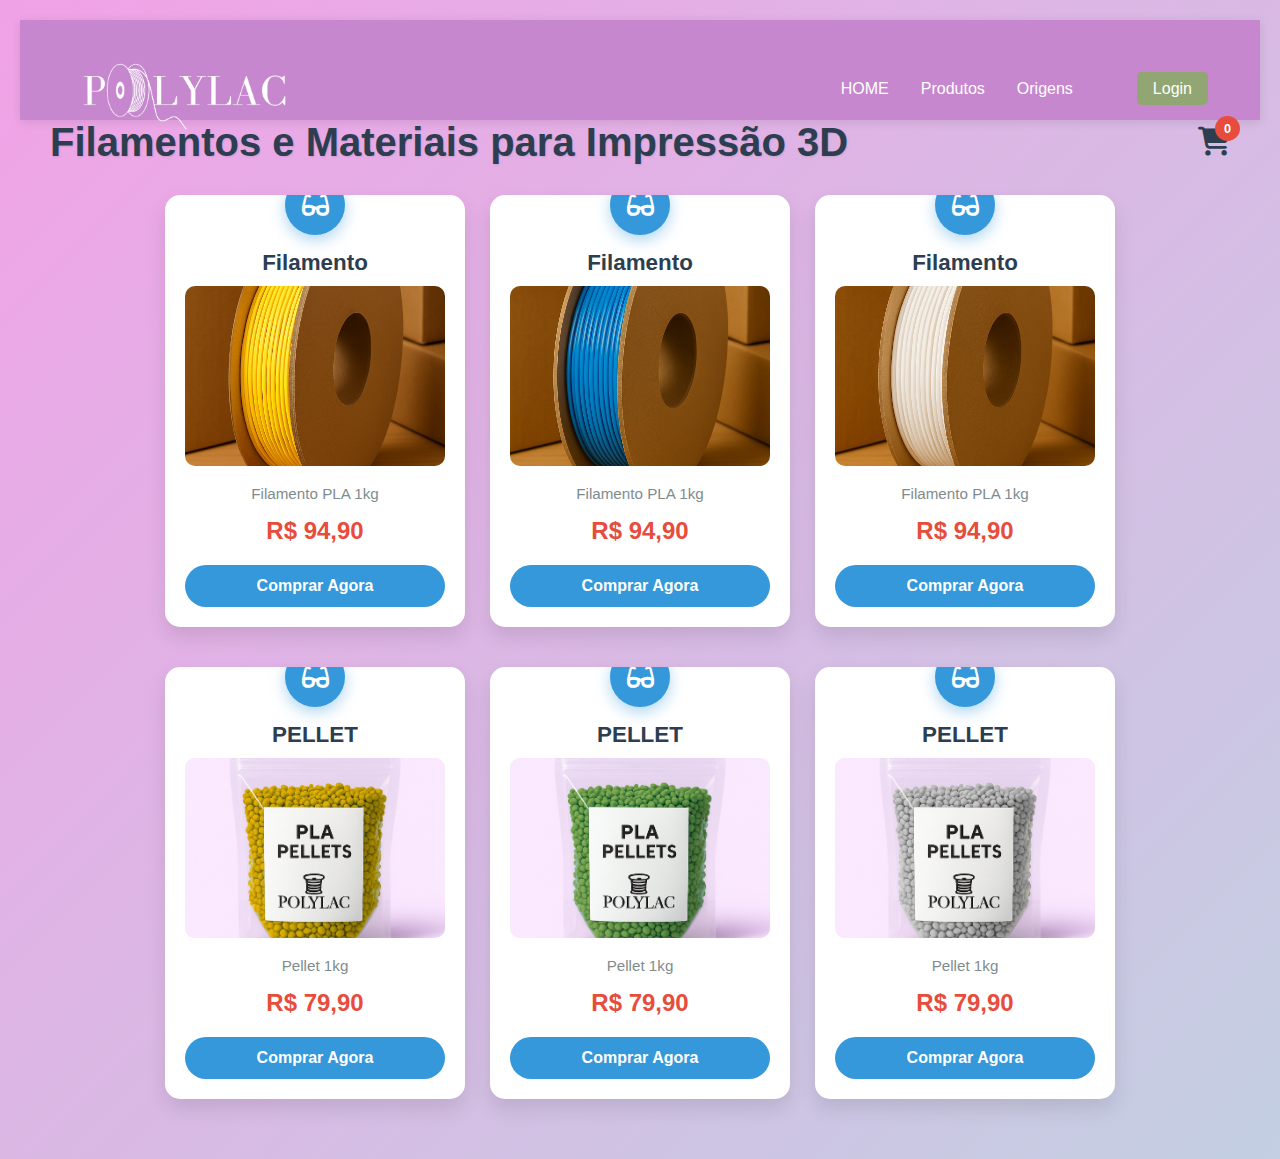
<file: Pati/produto.html>
<!DOCTYPE html>
<html lang="pt-BR">
<head>
    <meta charset="UTF-8">
    <meta name="viewport" content="width=device-width, initial-scale=1.0">
    <title>Carrinho de Compras</title>
    <link rel="stylesheet" href="https://cdnjs.cloudflare.com/ajax/libs/font-awesome/6.4.0/css/all.min.css">
   <link rel="stylesheet" href="styles.css">
</head>
<header>
        <nav>
            <a href="#" class="logo"><img src="poly1.png" alt="Logo" srcset=""></a>
            
            <div class="menu-toggle">
                <span></span>
                <span></span>
                <span></span>
            </div>
            
            <ul class="nav-links">
                <li><a href="index.html">HOME</a></li>
                <li><a href="produto.html">Produtos</a></li>
                <li><a href="origens.html">Origens</a></li>
                <li><a href="login.html" class="login-btn">Login</a></li>
            </ul>
        </nav>
    </header>

<body>
    <div class="overlay" id="overlay"></div>
    
    <div class="notification" id="notification">Produto adicionado ao carrinho!</div>
    
    <div class="container">
        <div class="header">
            <h1>Filamentos e Materiais para Impressão 3D</h1>
            <div class="cart-icon" id="cartIcon">
                <i class="fas fa-shopping-cart"></i>
                <span class="cart-count" id="cartCount">0</span>
            </div>
        </div>
        
        <!-- Primeira Fila -->
        <div class="row">
            <div class="card">
                <div class="card-content">
                    <div class="card-icon">
                        <i class="fas fa-glasses"></i>
                    </div>
                    <h3>Filamento </h3>
                    <img src="2.jpg" alt="Filamento PLA">
                    <p class="description">Filamento PLA 1kg</p>
                    <div class="price">R$ 94,90</div>
                    <button class="buy-button" data-id="1" data-name="Filamento PLA" data-description="Filamento PLA 1kg" data-price="94.90" data-image="https://images.unsplash.com/photo-1620343804949-7b1e8d5d9e6c?ixlib=rb-4.0.3&ixid=M3wxMjA3fDB8MHxwaG90by1wYWdlfHx8fGVufDB8fHx8fA%3D%3D&auto=format&fit=crop&w=500&q=80">Comprar Agora</button>
                </div>
            </div>
            
            <div class="card">
                <div class="card-content">
                    <div class="card-icon">
                        <i class="fas fa-glasses"></i>
                    </div>
                    <h3>Filamento </h3>
                    <img src="1.jpg" alt="Filamento PLA">
                    <p class="description">Filamento PLA 1kg</p>
                    <div class="price">R$ 94,90</div>
                    <button class="buy-button" data-id="2" data-name="Filamento PLA" data-description="Filamento PLA 1kg" data-price="94.90" data-image="https://images.unsplash.com/photo-1581092335397-9fa406941d7a?ixlib=rb-4.0.3&ixid=M3wxMjA3fDB8MHxwaG90by1wYWdlfHx8fGVufDB8fHx8fA%3D%3D&auto=format&fit=crop&w=500&q=80">Comprar Agora</button>
                </div>
            </div>
            
            <div class="card">
                <div class="card-content">
                    <div class="card-icon">
                        <i class="fas fa-glasses"></i>
                    </div>
                    <h3>Filamento </h3>
                    <img src="10.jpg" alt="Filamento PLA">
                    <p class="description">Filamento PLA 1kg</p>
                    <div class="price">R$ 94,90</div>
                    <button class="buy-button" data-id="3" data-name="Filamento PLA" data-description="Filamento PLA 1kg" data-price="94.90" data-image="https://images.unsplash.com/photo-1581092580497-e0d23cbdf1dc?ixlib=rb-4.0.3&ixid=M3wxMjA3fDB8MHxwaG90by1wYWdlfHx8fGVufDB8fHx8fA%3D%3D&auto=format&fit=crop&w=500&q=80">Comprar Agora</button>
                </div>
            </div>
        </div>
        
        <!-- Segunda Fila -->
        <div class="row">
            <div class="card">
                <div class="card-content">
                    <div class="card-icon">
                        <i class="fas fa-glasses"></i>
                    </div>
                    <h3>PELLET</h3>
                    <img src="4.png" alt="Pellet">
                    <p class="description">Pellet 1kg</p>
                    <div class="price">R$ 79,90</div>
                    <button class="buy-button" data-id="4" data-name="PELLET" data-description="Pellet 1kg" data-price="79.90" data-image="https://images.unsplash.com/photo-1581092918056-0c4e37e5f1af?ixlib=rb-4.0.3&ixid=M3wxMjA3fDB8MHxwaG90by1wYWdlfHx8fGVufDB8fHx8fA%3D%3D&auto=format&fit=crop&w=500&q=80">Comprar Agora</button>
                </div>
            </div>
            
            <div class="card">
                <div class="card-content">
                    <div class="card-icon">
                        <i class="fas fa-glasses"></i>
                    </div>
                    <h3>PELLET</h3>
                    <img src="5.png" alt="Pellet">
                    <p class="description">Pellet 1kg</p>
                    <div class="price">R$ 79,90</div>
                    <button class="buy-button" data-id="5" data-name="PELLET" data-description="Pellet 1kg" data-price="79.90" data-image="https://images.unsplash.com/photo-1581092580497-e0d23cbdf1dc?ixlib=rb-4.0.3&ixid=M3wxMjA3fDB8MHxwaG90by1wYWdlfHx8fGVufDB8fHx8fA%3D%3D&auto=format&fit=crop&w=500&q=80">Comprar Agora</button>
                </div>
            </div>
            
            <div class="card">
                <div class="card-content">
                    <div class="card-icon">
                        <i class="fas fa-glasses"></i>
                    </div>
                    <h3>PELLET</h3>
                    <img src="8.png" alt="Pellet">
                    <p class="description">Pellet 1kg</p>
                    <div class="price">R$ 79,90</div>
                    <button class="buy-button" data-id="6" data-name="PELLET" data-description="Pellet 1kg" data-price="79.90" data-image="https://images.unsplash.com/photo-1581092918056-0c4e37e5f1af?ixlib=rb-4.0.3&ixid=M3wxMjA3fDB8MHxwaG90by1wYWdlfHx8fGVufDB8fHx8fA%3D%3D&auto=format&fit=crop&w=500&q=80">Comprar Agora</button>
                </div>
            </div>
        </div>
    </div>
    
    <!-- Carrinho de Compras -->
    <div class="cart-container" id="cartContainer">
        <div class="cart-header">
            <h2>Seu Carrinho</h2>
            <button class="close-cart" id="closeCart">
                <i class="fas fa-glasses"></i>
            </button>
        </div>
        
        <div class="cart-items" id="cartItems">
            <!-- Itens do carrinho serão adicionados aqui -->
            <div class="empty-cart">
                <i class="fas fa-shopping-cart" style="font-size: 3rem; margin-bottom: 15px;"></i>
                <p>Seu carrinho está vazio</p>
            </div>
        </div>
        
        <div class="cart-footer">
            <div class="cart-total">
                <span>Total:</span>
                <span id="cartTotal">R$ 0,00</span>
            </div>
            <button class="checkout-btn" id="checkoutBtn">Finalizar Compra</button>
        </div>
    </div>

    <script>
        document.addEventListener('DOMContentLoaded', function() {
            // Elementos DOM
            const cartIcon = document.getElementById('cartIcon');
            const cartCount = document.getElementById('cartCount');
            const cartContainer = document.getElementById('cartContainer');
            const closeCart = document.getElementById('closeCart');
            const cartItems = document.getElementById('cartItems');
            const cartTotal = document.getElementById('cartTotal');
            const checkoutBtn = document.getElementById('checkoutBtn');
            const overlay = document.getElementById('overlay');
            const notification = document.getElementById('notification');
            const buyButtons = document.querySelectorAll('.buy-button');
            
            // Estado do carrinho
            let cart = [];
            
            // Funções do carrinho
            function updateCartCount() {
                const totalItems = cart.reduce((total, item) => total + item.quantity, 0);
                cartCount.textContent = totalItems;
            }
            
            function addToCart(product) {
                const existingItem = cart.find(item => item.id === product.id);
                
                if (existingItem) {
                    existingItem.quantity++;
                } else {
                    cart.push({
                        id: product.id,
                        name: product.name,
                        description: product.description,
                        price: product.price,
                        image: product.image,
                        quantity: 1
                    });
                }
                
                updateCartCount();
                updateCartDisplay();
                showNotification();
            }
            
            function updateCartDisplay() {
                cartItems.innerHTML = '';
                
                if (cart.length === 0) {
                    cartItems.innerHTML = `
                        <div class="empty-cart">
                            <i class="fas fa-shopping-cart" style="font-size: 3rem; margin-bottom: 15px;"></i>
                            <p>Seu carrinho está vazio</p>
                        </div>
                    `;
                    cartTotal.textContent = 'R$ 0,00';
                    return;
                }
                
                let total = 0;
                
                cart.forEach(item => {
                    const itemTotal = item.price * item.quantity;
                    total += itemTotal;
                    
                    const cartItemElement = document.createElement('div');
                    cartItemElement.classList.add('cart-item');
                    cartItemElement.innerHTML = `
                        <img src="${item.image}" alt="${item.name}">
                        <div class="cart-item-info">
                            <div class="cart-item-title">${item.name}</div>
                            <div class="cart-item-description">${item.description}</div>
                            <div class="cart-item-price">R$ ${item.price.toFixed(2).replace('.', ',')}</div>
                            <div class="cart-item-actions">
                                <button class="quantity-btn decrease" data-id="${item.id}">-</button>
                                <span class="quantity">${item.quantity}</span>
                                <button class="quantity-btn increase" data-id="${item.id}">+</button>
                                <button class="remove-btn" data-id="${item.id}">
                                    <i class="fas fa-trash"></i>
                                </button>
                            </div>
                        </div>
                    `;
                    
                    cartItems.appendChild(cartItemElement);
                });
                
                cartTotal.textContent = `R$ ${total.toFixed(2).replace('.', ',')}`;
                
                // Adicionar event listeners aos botões dentro do carrinho
                document.querySelectorAll('.decrease').forEach(button => {
                    button.addEventListener('click', function() {
                        const id = this.getAttribute('data-id');
                        updateQuantity(id, -1);
                    });
                });
                
                document.querySelectorAll('.increase').forEach(button => {
                    button.addEventListener('click', function() {
                        const id = this.getAttribute('data-id');
                        updateQuantity(id, 1);
                    });
                });
                
                document.querySelectorAll('.remove-btn').forEach(button => {
                    button.addEventListener('click', function() {
                        const id = this.getAttribute('data-id');
                        removeFromCart(id);
                    });
                });
            }
            
            function updateQuantity(id, change) {
                const item = cart.find(item => item.id === id);
                
                if (item) {
                    item.quantity += change;
                    
                    if (item.quantity <= 0) {
                        cart = cart.filter(item => item.id !== id);
                    }
                    
                    updateCartCount();
                    updateCartDisplay();
                }
            }
            
            function removeFromCart(id) {
                cart = cart.filter(item => item.id !== id);
                updateCartCount();
                updateCartDisplay();
            }
            
            function showNotification() {
                notification.classList.add('active');
                setTimeout(() => {
                    notification.classList.remove('active');
                }, 2000);
            }
            
            // Event Listeners
            cartIcon.addEventListener('click', function() {
                cartContainer.classList.add('active');
                overlay.classList.add('active');
                document.body.style.overflow = 'hidden';
            });
            
            closeCart.addEventListener('click', function() {
                cartContainer.classList.remove('active');
                overlay.classList.remove('active');
                document.body.style.overflow = '';
            });
            
            overlay.addEventListener('click', function() {
                cartContainer.classList.remove('active');
                this.classList.remove('active');
                document.body.style.overflow = '';
            });
            
            buyButtons.forEach(button => {
                button.addEventListener('click', function() {
                    const product = {
                        id: this.getAttribute('data-id'),
                        name: this.getAttribute('data-name'),
                        description: this.getAttribute('data-description'),
                        price: parseFloat(this.getAttribute('data-price')),
                        image: this.getAttribute('data-image')
                    };
                    
                    addToCart(product);
                });
            });
            
            checkoutBtn.addEventListener('click', function() {
                if (cart.length === 0) {
                    alert('Seu carrinho está vazio!');
                    return;
                }
                
                alert('Compra finalizada com sucesso! Obrigado pela preferência.');
                cart = [];
                updateCartCount();
                updateCartDisplay();
                cartContainer.classList.remove('active');
                overlay.classList.remove('active');
                document.body.style.overflow = '';
            });
        });
    </script>
</body>
</html>
</file>
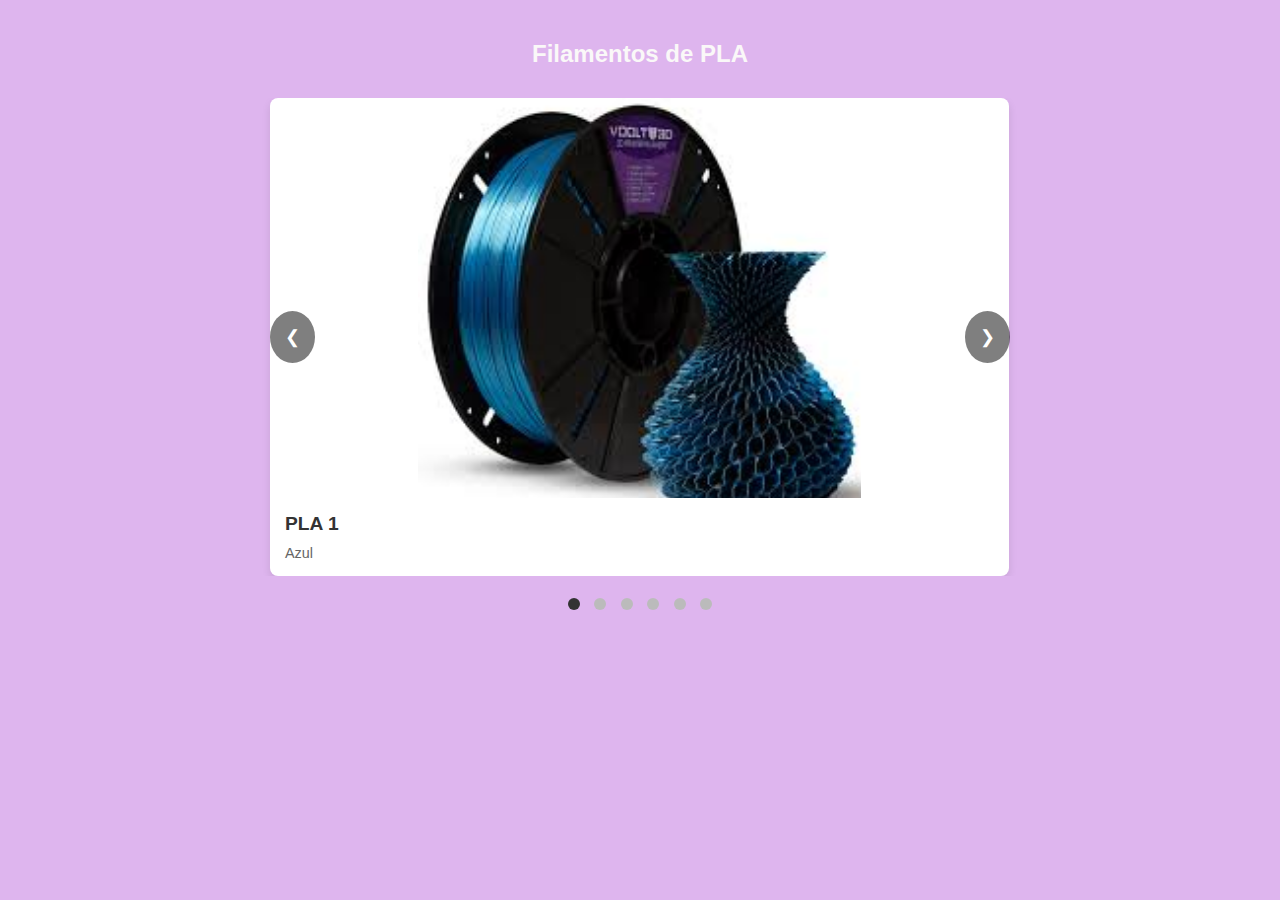
<file: Pati/carrossel/produto.html>
<!DOCTYPE html>
<html lang="pt-br">
<head>
    <meta charset="UTF-8">
    <meta name="viewport" content="width=device-width, initial-scale=1.0">
    <title>Produtos</title>
    <link rel="stylesheet" href="styles.css">
</head>
<body>
   
    <div class="carrossel-container">
        <h2>Filamentos de PLA</h2>
        
        <div class="carrossel">
            <button class="carrossel-btn prev" onclick="moveSlide(-1)">&#10094;</button>
            
            <div class="carrossel-inner">
                <!-- Card 1 -->
                <div class="carrossel-card">
                    <img src="fila1.jpeg" alt="Imagem 1">
                    <h3>PLA 1</h3>
                    <p>Azul</p>
                </div>
                
                <!-- Card 2 -->
                <div class="carrossel-card">
                    <img src="fila2.jpeg" alt="Imagem 2">
                    <h3>PLA 2</h3>
                    <p>Vários</p>
                </div>
                
                <!-- Card 3 -->
                <div class="carrossel-card">
                    <img src="fila3.jpeg" alt="Imagem 3">
                    <h3>PLA 3</h3>
                    <p>Cinza</p>
                </div>
                
                <!-- Card 4 -->
                <div class="carrossel-card">
                    <img src="fila4.jpeg" alt="Imagem 4">
                    <h3>PLA 4</h3>
                    <p>Verde</p>
                </div>
                
                <!-- Card 5 -->
                <div class="carrossel-card">
                    <img src="fila5.jpeg" alt="Imagem 5">
                    <h3>PLA 5</h3>
                    <p>Rosa.</p>
                </div>
                
                <!-- Card 6 -->
                <div class="carrossel-card">
                    <img src="fila6.jpeg" alt="Imagem 6">
                    <h3>PLA 6</h3>
                    <p>Azul </p>
                </div>
            </div>
            
            <button class="carrossel-btn next" onclick="moveSlide(1)">&#10095;</button>
        </div>
        
        <div class="carrossel-dots">
            <span class="dot active" onclick="currentSlide(1)"></span>
            <span class="dot" onclick="currentSlide(2)"></span>
            <span class="dot" onclick="currentSlide(3)"></span>
            <span class="dot" onclick="currentSlide(4)"></span>
            <span class="dot" onclick="currentSlide(5)"></span>
            <span class="dot" onclick="currentSlide(6)"></span>
        </div>
    </div>
   

    <script src="script.js"></script>
</body>
</html>
</file>
<file: Pati/style.css>
* {
    margin: 0;
    padding: 0;
    box-sizing: border-box;
    font-family: 'Arial', sans-serif;
}
/* main */


header {
    background-color: #c687ce;
    box-shadow: 0 2px 10px rgba(0, 0, 0, 0.1);
    height: 100px;
}

nav {
    display: flex;
    justify-content: space-between;
    align-items: center;
    padding: 1rem 2rem;
    max-width: 1200px;
    margin: 0 auto;
}

.logo {
    color: white;
    font-size: 1.5rem;
    font-weight: bold;
    text-decoration: none;
    
}
img{
    height: 100px;
    
}

.nav-links {
    display: flex;
    list-style: none;
}

.nav-links li {
    margin-left: 2rem;
}

.nav-links a {
    color: white;
    text-decoration: none;
    font-size: 1rem;
    font-weight: 500;
    transition: color 0.3s ease;
    padding: 0.5 rem 0.5;
    position: relative;
}

.nav-links a:hover {
    color: #3498db;
}

.nav-links a::after {
    content: '';
    position: absolute;
    bottom: 0;
    left: 0;
    width: 0;
    height: 2px;
    background-color: #3498db;
    transition: width 0.3s ease;
}

.nav-links a:hover::after {
    width: 100%;
}

.login-btn {
    background-color: #91A672;
    color: white;
    padding: 0.5rem 1rem;
    border-radius: 5px;
    margin-left: 2rem;
    transition: background-color 0.3s ease;
}

.login-btn:hover {
    background-color: #2980b9;
    color: white;
}

.login-btn::after {
    display: none;
}

/* Menu responsivo */
.menu-toggle {
    display: none;
    flex-direction: column;
    cursor: pointer;
}

.menu-toggle span {
    height: 3px;
    width: 25px;
    background-color: white;
    margin: 3px 0;
    transition: all 0.3s ease;
}

@media (max-width: 768px) {
    .nav-links {
        position: fixed;
        top: 70px;
        left: -100%;
        width: 100%;
        height: calc(100vh - 70px);
        background-color: #2c3e50;
        flex-direction: column;
        align-items: center;
        padding: 2rem 0;
        transition: left 0.3s ease;
    }

    .nav-links.active {
        left: 0;
    }

    .nav-links li {
        margin: 1rem 0;
    }

    .menu-toggle {
        display: flex;
    }

    .login-btn {
        margin-left: 0;
    }
}
main {
    background: url(polylac.jpg);
    background-repeat: no-repeat;
    background-size: cover;
    height: 600px;
}

/* footer */
footer{
    background-color: #8dad9c;
    display: flex;
    flex-direction: column;
    justify-content: center;
    align-items: center;
    color: #fff;
}

/* card */
.container {
    display: flex;
    justify-content: center;
    align-items: center;
    flex-wrap: wrap;
    gap: 20px;
    padding: 20px;
    max-width: 1200px;
}

.card {
    background: #fff;
    border-radius: 10px;
    box-shadow: 0 4px 8px rgba(0, 0, 0, 0.1);
    width: 300px;
    padding: 20px;
    text-align: center;
    transition: transform 0.3s ease, box-shadow 0.3s ease;
    flex-direction: column;
}

.card:hover {
    transform: translateY(-5px);
    box-shadow: 0 8px 16px rgba(0, 0, 0, 0.2);
}

.card h2 {
    color: #333;
    margin-bottom: 15px;
}

.card img {
    color: #666;
    margin-bottom: 20px;
}

.btn {
    background: #007BFF;
    color: white;
    border: none;
    padding: 10px 20px;
    border-radius: 5px;
    cursor: pointer;
    transition: background 0.3s ease;
}

.btn:hover {
    background: #0056b3;
}

/* Responsividade para telas menores */
@media (max-width: 768px) {
    .container {
        flex-direction: column;
    }
    .card {
        width: 80%;
    }
}
</file>
<file: Pati/styles.css>
* {
    margin: 0;
    padding: 0;
    box-sizing: border-box;
    font-family: 'Segoe UI', Tahoma, Geneva, Verdana, sans-serif;
}

body {
    background: linear-gradient(135deg, #f1a2e7 0%, #c3cfe2 100%);
    min-height: 100vh;
    padding: 20px;
}
/* Menu navegação */
.header {
    display: flex;
    justify-content: space-between;
    align-items: center;
    margin-bottom: 30px;
    padding: 0 10px;
}

h1 {
    color: #2c3e50;
    font-size: 2.5rem;
    text-shadow: 1px 1px 2px rgba(0,0,0,0.1);
}

header {
    background-color: #c687ce;
    box-shadow: 0 2px 10px rgba(0, 0, 0, 0.1);
    height: 100px;
}

nav {
    display: flex;
    justify-content: space-between;
    align-items: center;
    padding: 1rem 2rem;
    max-width: 1200px;
    margin: 0 auto;
}

.logo {
    color: white;
    font-size: 1.5rem;
    font-weight: bold;
    text-decoration: none;
    
}
img{
    height: 100px;
    
}

.nav-links {
    display: flex;
    list-style: none;
}

.nav-links li {
    margin-left: 2rem;
}

.nav-links a {
    color: white;
    text-decoration: none;
    font-size: 1rem;
    font-weight: 500;
    transition: color 0.3s ease;
    padding: 0.5 rem 0.5;
    position: relative;
}

.nav-links a:hover {
    color: #3498db;
}

.nav-links a::after {
    content: '';
    position: absolute;
    bottom: 0;
    left: 0;
    width: 0;
    height: 2px;
    background-color: #3498db;
    transition: width 0.3s ease;
}

.nav-links a:hover::after {
    width: 100%;
}

.login-btn {
    background-color: #91A672;
    color: white;
    padding: 0.5rem 1rem;
    border-radius: 5px;
    margin-left: 2rem;
    transition: background-color 0.3s ease;
}

.login-btn:hover {
    background-color: #2980b9;
    color: white;
}

.login-btn::after {
    display: none;
}

/* Menu responsivo */
.menu-toggle {
    display: none;
    flex-direction: column;
    cursor: pointer;
}

.menu-toggle span {
    height: 3px;
    width: 25px;
    background-color: white;
    margin: 3px 0;
    transition: all 0.3s ease;
}

@media (max-width: 768px) {
    .nav-links {
        position: fixed;
        top: 70px;
        left: -100%;
        width: 100%;
        height: calc(100vh - 70px);
        background-color: #2c3e50;
        flex-direction: column;
        align-items: center;
        padding: 2rem 0;
        transition: left 0.3s ease;
    }

    .nav-links.active {
        left: 0;
    }

    .nav-links li {
        margin: 1rem 0;
    }

    .menu-toggle {
        display: flex;
    }

    .login-btn {
        margin-left: 0;
    }
}

.container {
    max-width: 1200px;
    margin: 0 auto;
}

.row {
    display: flex;
    flex-wrap: wrap;
    justify-content: center;
    gap: 25px;
    margin-bottom: 40px;
}

.card {
    background: white;
    border-radius: 15px;
    box-shadow: 0 10px 20px rgba(0,0,0,0.1);
    width: 300px;
    overflow: hidden;
    transition: transform 0.3s, box-shadow 0.3s;
    position: relative;
}

.card:hover {
    transform: translateY(-5px);
    box-shadow: 0 15px 30px rgba(0,0,0,0.15);
}

.card-content {
    padding: 20px;
    text-align: center;
}

.card-icon {
    background: #3498db;
    color: white;
    width: 60px;
    height: 60px;
    border-radius: 50%;
    display: flex;
    align-items: center;
    justify-content: center;
    margin: -40px auto 15px;
    font-size: 24px;
    box-shadow: 0 5px 15px rgba(52, 152, 219, 0.4);
}

.card h3 {
    color: #2c3e50;
    margin-bottom: 10px;
    font-size: 1.4rem;
}

.card img {
    width: 100%;
    height: 180px;
    object-fit: cover;
    border-radius: 10px;
    margin-bottom: 15px;
    background: #f0f0f0;
}

.description {
    color: #7f8c8d;
    margin-bottom: 15px;
    font-size: 0.95rem;
}

.price {
    color: #e74c3c;
    font-weight: bold;
    font-size: 1.5rem;
    margin-bottom: 20px;
}

.buy-button {
    background: #3498db;
    color: white;
    border: none;
    padding: 12px 25px;
    border-radius: 30px;
    font-weight: bold;
    cursor: pointer;
    transition: background 0.3s;
    width: 100%;
    font-size: 1rem;
}

.buy-button:hover {
    background: #2980b9;
}

/* Carrinho */
.cart-icon {
    position: relative;
    cursor: pointer;
    font-size: 1.8rem;
    color: #2c3e50;
}

.cart-count {
    position: absolute;
    top: -10px;
    right: -10px;
    background: #e74c3c;
    color: white;
    border-radius: 50%;
    width: 25px;
    height: 25px;
    display: flex;
    align-items: center;
    justify-content: center;
    font-size: 0.8rem;
    font-weight: bold;
}

.cart-container {
    position: fixed;
    top: 0;
    right: -400px;
    width: 380px;
    height: 100vh;
    background: white;
    box-shadow: -5px 0 15px rgba(0,0,0,0.1);
    z-index: 1000;
    transition: right 0.4s ease;
    padding: 20px;
    display: flex;
    flex-direction: column;
}

.cart-container.active {
    right: 0;
}

.cart-header {
    display: flex;
    justify-content: space-between;
    align-items: center;
    padding-bottom: 15px;
    border-bottom: 1px solid #eee;
    margin-bottom: 20px;
}

.cart-header h2 {
    color: #2c3e50;
}

.close-cart {
    background: none;
    border: none;
    font-size: 1.5rem;
    cursor: pointer;
    color: #7f8c8d;
}

.cart-items {
    flex-grow: 1;
    overflow-y: auto;
    padding-right: 10px;
}

.cart-item {
    display: flex;
    margin-bottom: 15px;
    padding-bottom: 15px;
    border-bottom: 1px solid #f0f0f0;
}

.cart-item img {
    width: 70px;
    height: 70px;
    border-radius: 8px;
    object-fit: cover;
    margin-right: 15px;
}

.cart-item-info {
    flex-grow: 1;
}

.cart-item-title {
    font-weight: bold;
    margin-bottom: 5px;
}

.cart-item-price {
    color: #e74c3c;
    font-weight: bold;
}

.cart-item-actions {
    display: flex;
    align-items: center;
    margin-top: 8px;
}

.quantity-btn {
    width: 28px;
    height: 28px;
    border-radius: 50%;
    border: 1px solid #ddd;
    background: white;
    cursor: pointer;
    font-size: 16px;
    display: flex;
    align-items: center;
    justify-content: center;
}

.quantity {
    margin: 0 10px;
    min-width: 30px;
    text-align: center;
}

.remove-btn {
    margin-left: auto;
    background: none;
    border: none;
    color: #e74c3c;
    cursor: pointer;
    font-size: 1.2rem;
}

.cart-footer {
    border-top: 1px solid #eee;
    padding-top: 20px;
}

.cart-total {
    display: flex;
    justify-content: space-between;
    font-size: 1.3rem;
    font-weight: bold;
    margin-bottom: 20px;
    color: #2c3e50;
}

.checkout-btn {
    background: #27ae60;
    color: white;
    border: none;
    padding: 15px;
    border-radius: 8px;
    font-weight: bold;
    cursor: pointer;
    transition: background 0.3s;
    width: 100%;
    font-size: 1.1rem;
}

.checkout-btn:hover {
    background: #219653;
}

.empty-cart {
    text-align: center;
    color: #7f8c8d;
    padding: 40px 0;
}

.overlay {
    position: fixed;
    top: 0;
    left: 0;
    width: 100%;
    height: 100%;
    background: rgba(0,0,0,0.5);
    z-index: 999;
    display: none;
}

.overlay.active {
    display: block;
}

.notification {
    position: fixed;
    top: 20px;
    right: 20px;
    background: #27ae60;
    color: white;
    padding: 15px 25px;
    border-radius: 8px;
    box-shadow: 0 5px 15px rgba(0,0,0,0.2);
    transform: translateX(150%);
    transition: transform 0.4s;
    z-index: 1100;
}

.notification.active {
    transform: translateX(0);
}

@media (max-width: 768px) {
    .row {
        gap: 20px;
    }
    
    .card {
        width: calc(50% - 20px);
    }
    
    .cart-container {
        width: 320px;
    }
}

@media (max-width: 480px) {
    .card {
        width: 100%;
    }
    
    .cart-container {
        width: 100%;
        right: -100%;
    }
}
</file>
<file: Pati/carrossel/styles.css>
* {
    box-sizing: border-box;
    margin: 0;
    padding: 0;
}

body {
    font-family: Arial, sans-serif;
    background-color: #deb5ee;
    padding: 20px;
}

.carrossel-container {
    max-width: 800px;
    margin: 0 auto;
    padding: 20px;
}

.carrossel-container h2 {
    text-align: center;
    margin-bottom: 30px;
    color: #faf8f8;
}

.carrossel {
    position: relative;
    overflow: hidden;
    margin: 0 auto;
}

.carrossel-inner {
    display: flex;
    transition: transform 0.5s ease;
}

.carrossel-card {
    min-width: calc(33.333% - 20px);
    margin: 0 10px;
    background: white;
    border-radius: 8px;
    overflow: hidden;
    box-shadow: 0 4px 8px rgba(0, 0, 0, 0.1);
    transition: transform 0.3s ease;
}

.carrossel-card:hover {
    transform: translateY(-5px);
}

.carrossel-card img {
    width: 60%;
    height: 400px;
    object-fit: cover;
    display: block;
    margin: 0 auto;
    text-align: center;
    justify-content: center;

}

.carrossel-card h3 {
    padding: 15px 15px 0;
    font-size: 1.2rem;
    color: #333;
}

.carrossel-card p {
    padding: 10px 15px 15px;
    color: #666;
    font-size: 0.9rem;
}

.carrossel-btn {
    position: absolute;
    top: 50%;
    transform: translateY(-50%);
    background: rgba(0, 0, 0, 0.5);
    color: white;
    border: none;
    padding: 15px;
    cursor: pointer;
    font-size: 18px;
    border-radius: 50%;
    z-index: 10;
    transition: background 0.3s ease;
}

.carrossel-btn:hover {
    background: rgba(0, 0, 0, 0.8);
}

.prev {
    left: 10px;
}

.next {
    right: 10px;
}

.carrossel-dots {
    text-align: center;
    margin-top: 20px;
}

.dot {
    display: inline-block;
    width: 12px;
    height: 12px;
    margin: 0 5px;
    background-color: #bbb;
    border-radius: 50%;
    cursor: pointer;
    transition: background-color 0.3s ease;
}


.dot.active {
    background-color: #333;
}

/* Responsividade */
@media (max-width: 900px) {
    .carrossel-card {
        min-width: calc(50% - 20px);
    }
}

@media (max-width: 600px) {
    .carrossel-card {
        min-width: 100%;
    }
}
</file>
